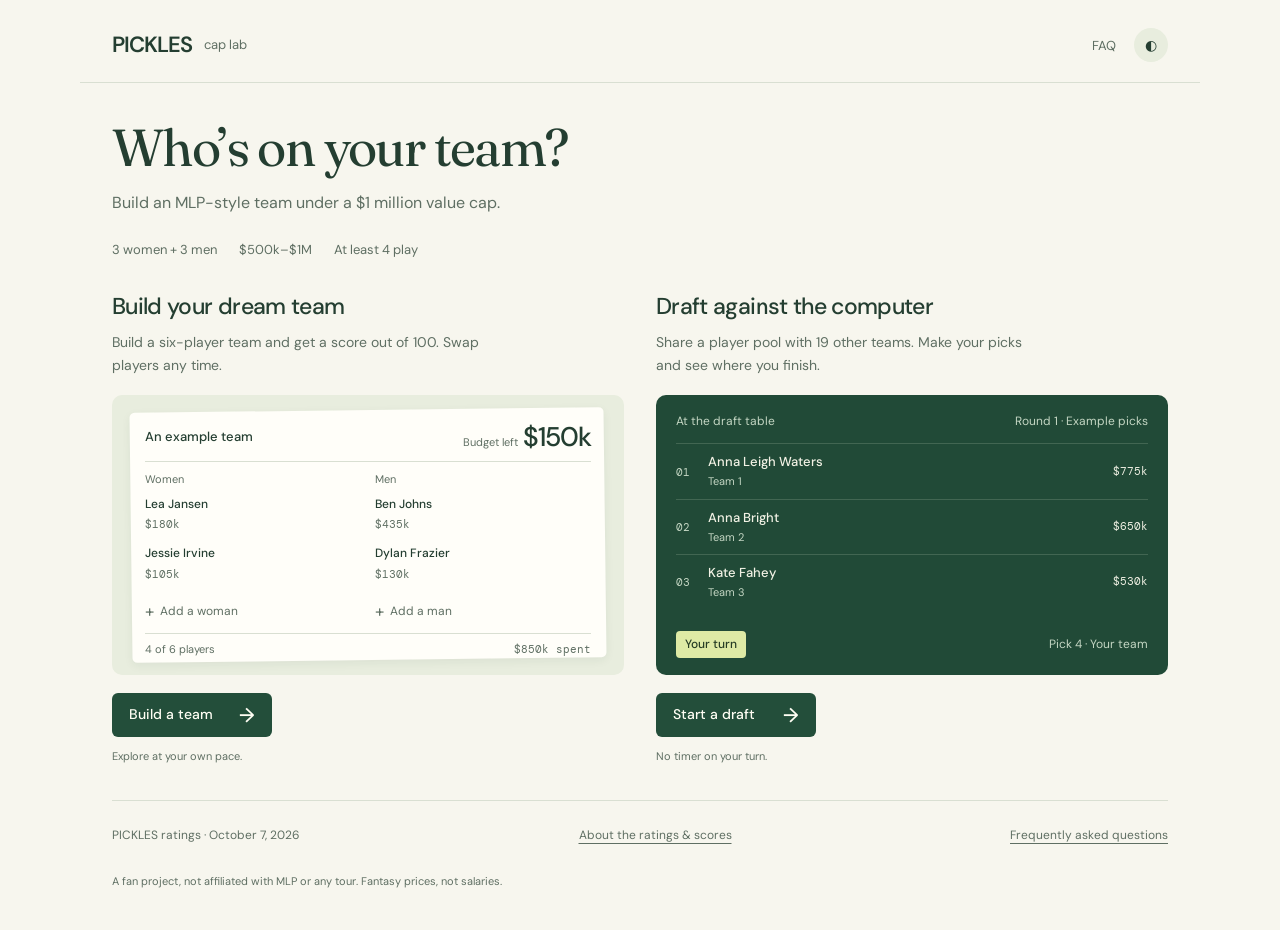
<file: index.html>
<!doctype html>
<html lang="en"><head><meta charset="utf-8"><meta name="viewport" content="width=device-width,initial-scale=1"><meta name="description" content="Build your dream pickleball team or draft against 19 computer teams. Three women, three men and a $1 million budget."><title>PICKLES · Pick your team</title><meta property="og:title" content="PICKLES Cap Lab · Pick your team"><meta property="og:description" content="Build your dream pickleball team or draft against 19 computer teams. Three women, three men and a $1 million budget."><meta property="og:image" content="https://chad-murphy-data.github.io/pickles-cap-lab/share-preview.png?v=plain-copy-20261019"><meta name="twitter:card" content="summary_large_image"><link rel="icon" href="data:image/svg+xml,%3Csvg xmlns='http://www.w3.org/2000/svg' viewBox='0 0 16 16'%3E%3Ccircle cx='8' cy='8' r='7' fill='%23d9f154'/%3E%3Ccircle cx='5.5' cy='6' r='1.3' fill='%2316321e'/%3E%3Ccircle cx='10.5' cy='6' r='1.3' fill='%2316321e'/%3E%3Ccircle cx='8' cy='10.5' r='1.3' fill='%2316321e'/%3E%3C/svg%3E"><link rel="stylesheet" href="club.css?v=club-20261019c"><link rel="stylesheet" href="home.css?v=mode-order-20261019"><link rel="canonical" href="https://chad-murphy-data.github.io/pickles-cap-lab/"><meta property="og:url" content="https://chad-murphy-data.github.io/pickles-cap-lab/"></head>
<body class="home-page"><div id="pickleball-clubhouse" class="club-home">
 <header class="club-header">
  <a class="club-brand" href="index.html" aria-label="PICKLES Cap Lab home">PICKLES<span class="club-brand-sub">cap lab</span></a>
  <div class="club-header-right"><a class="club-quiet" href="faq.html">FAQ</a><button class="club-theme cursor-interaction" type="button" id="theme" aria-label="Toggle dark mode">◐</button></div>
 </header>
 <main class="club-main">
  <section id="club-landing">
   <div class="club-intro"><h1>Who’s on your team?</h1><p>Build an MLP-style team under a $1 million value cap.</p></div>
   <div class="club-rules" aria-label="Roster rules"><span>3 women + 3 men</span><span>$500k–$1M</span><span>At least 4 play</span></div>
   <nav class="home-quick-modes" aria-label="Choose how to play"><a href="build.html">Build a team →</a><a href="draft.html">Start a draft →</a></nav><div class="club-options">
    <section class="club-option" aria-labelledby="club-build-heading">
     <div class="club-option-copy"><h2 id="club-build-heading">Build your dream team</h2><p>Build a six-player team and get a score out of 100. Swap players any time.</p></div>
     <div class="club-preview club-builder-preview" id="club-build-preview" aria-label="Unfinished example team: Ben Johns, Lea Jansen, Jessie Irvine and Dylan Frazier; two open spots and 150 thousand dollars left">
      <div class="club-team-sheet">
       <div class="club-preview-heading"><span class="club-preview-title">An example team</span><span class="club-team-score">Budget left <strong>$150k</strong></span></div>
       <div class="club-roster-columns">
        <div><div class="club-gender-label">Women</div><div class="club-player"><span class="club-player-name">Lea Jansen</span><span class="club-money">$180k</span></div><div class="club-player"><span class="club-player-name">Jessie Irvine</span><span class="club-money">$105k</span></div><div class="club-player-open"><span class="club-plus" aria-hidden="true">+</span>Add a woman</div></div>
        <div><div class="club-gender-label">Men</div><div class="club-player"><span class="club-player-name">Ben Johns</span><span class="club-money">$435k</span></div><div class="club-player"><span class="club-player-name">Dylan Frazier</span><span class="club-money">$130k</span></div><div class="club-player-open"><span class="club-plus" aria-hidden="true">+</span>Add a man</div></div>
       </div>
       <div class="club-preview-foot"><span>4 of 6 players</span><span class="club-money">$850k spent</span></div>
      </div>
     </div>
     <a class="club-action" href="build.html">Build a team<span class="club-arrow" aria-hidden="true">→</span></a><div class="club-small-note">Explore at your own pace.</div>
    </section>
    <section class="club-option" aria-labelledby="club-draft-heading">
     <div class="club-option-copy"><h2 id="club-draft-heading">Draft against the computer</h2><p>Share a player pool with 19 other teams. Make your picks and see where you finish.</p></div>
     <div class="club-preview club-board-preview" id="club-draft-preview" aria-label="Example first round of a draft: Waters, Bright and Fahey selected, your team picks fourth">
      <div class="club-board-top"><span>At the draft table</span><span>Round 1 · Example picks</span></div>
      <div class="club-draft-pick"><span class="club-pick-number">01</span><span class="club-draft-name">Anna Leigh Waters<span class="club-draft-team">Team 1</span></span><span class="club-money">$775k</span></div>
      <div class="club-draft-pick"><span class="club-pick-number">02</span><span class="club-draft-name">Anna Bright<span class="club-draft-team">Team 2</span></span><span class="club-money">$650k</span></div>
      <div class="club-draft-pick"><span class="club-pick-number">03</span><span class="club-draft-name">Kate Fahey<span class="club-draft-team">Team 3</span></span><span class="club-money">$530k</span></div>
      <div class="club-next-pick"><span>Your turn</span><span>Pick 4 · Your team</span></div>
     </div>
     <a class="club-action" href="draft.html">Start a draft<span class="club-arrow" aria-hidden="true">→</span></a><div class="club-small-note">No timer on your turn.</div>
    </section>
   </div>
   <footer class="club-bottom"><span>PICKLES ratings · October 7, 2026</span><a class="club-quiet" href="faq.html#ratings">About the ratings &amp; scores</a><a class="club-quiet" href="faq.html">Frequently asked questions</a></footer><p class="club-home-foot">A fan project, not affiliated with MLP or any tour. Fantasy prices, not salaries.</p>
  </section>
 </main>
</div><noscript><p class="wrap">Choose either mode above. JavaScript is needed to build a team or play a draft.</p></noscript><script type="module" src="home.js?v=club-20261019"></script></body></html>
</file>
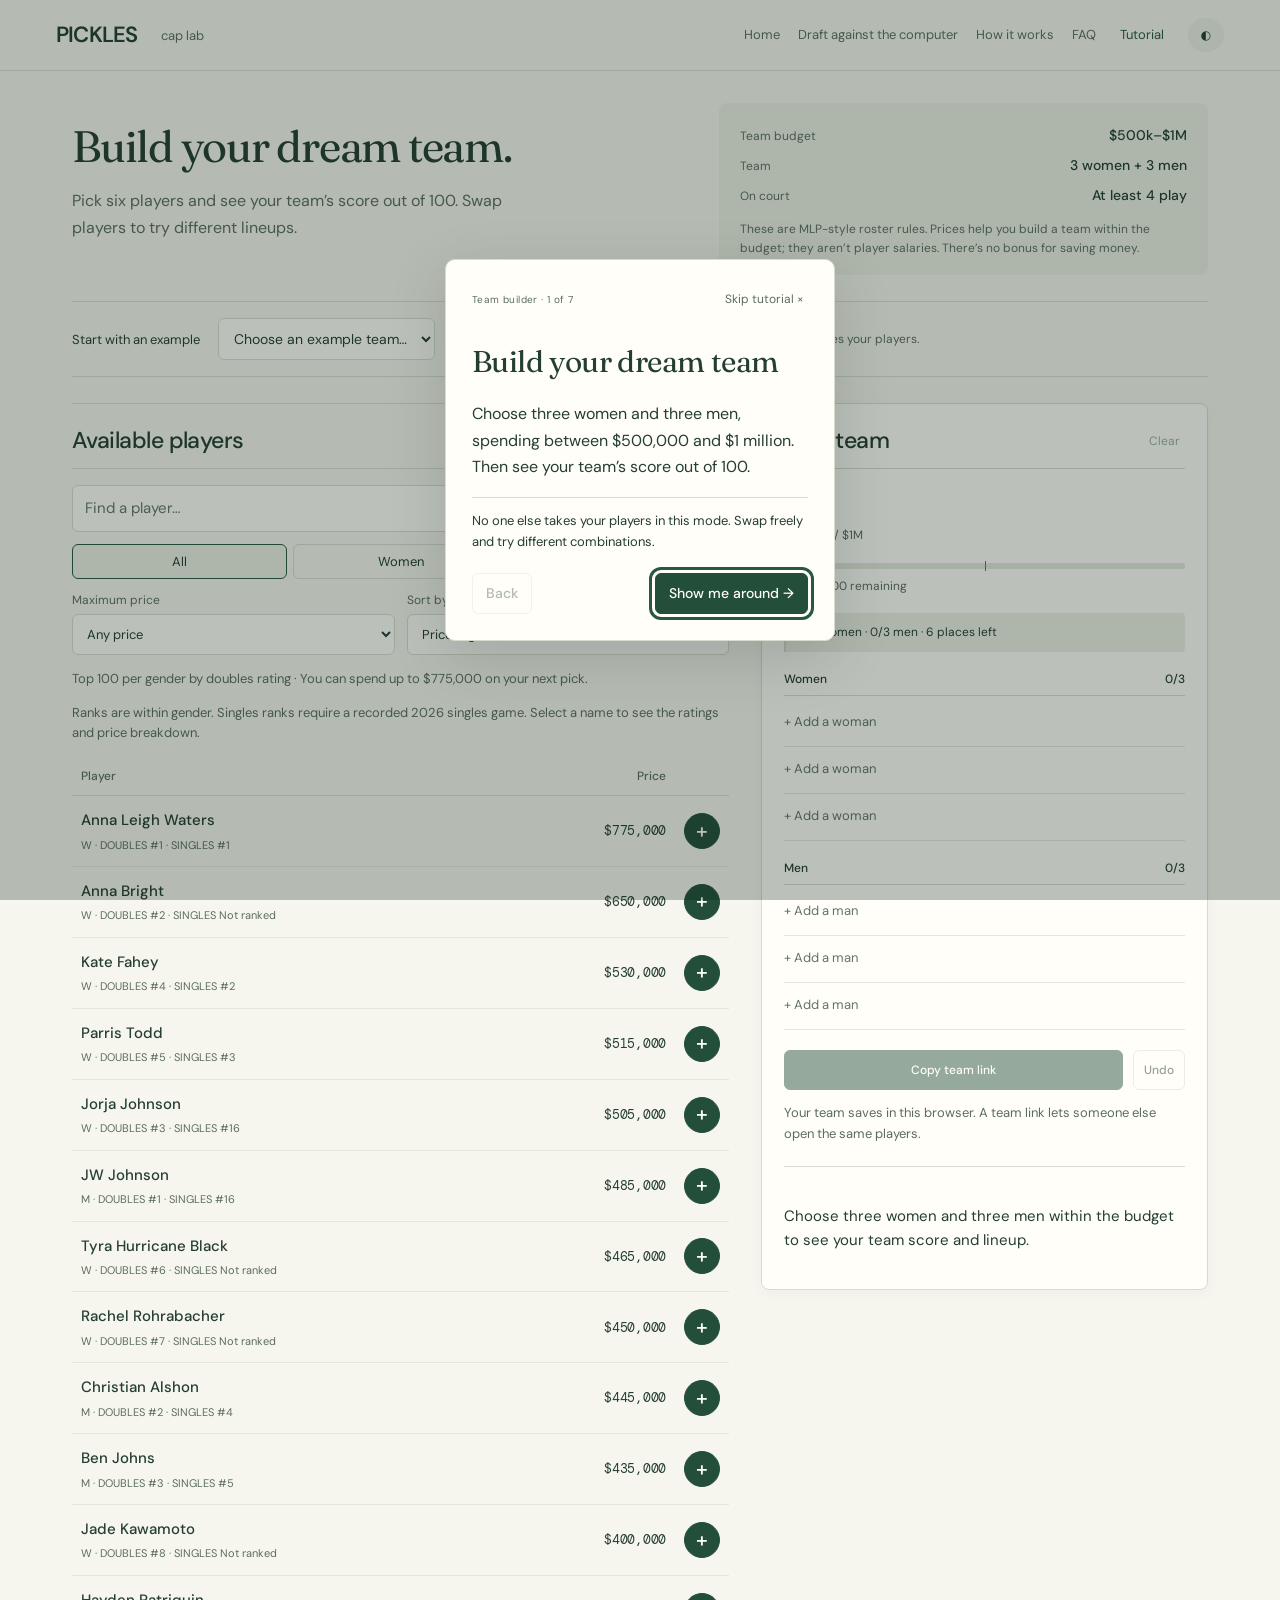
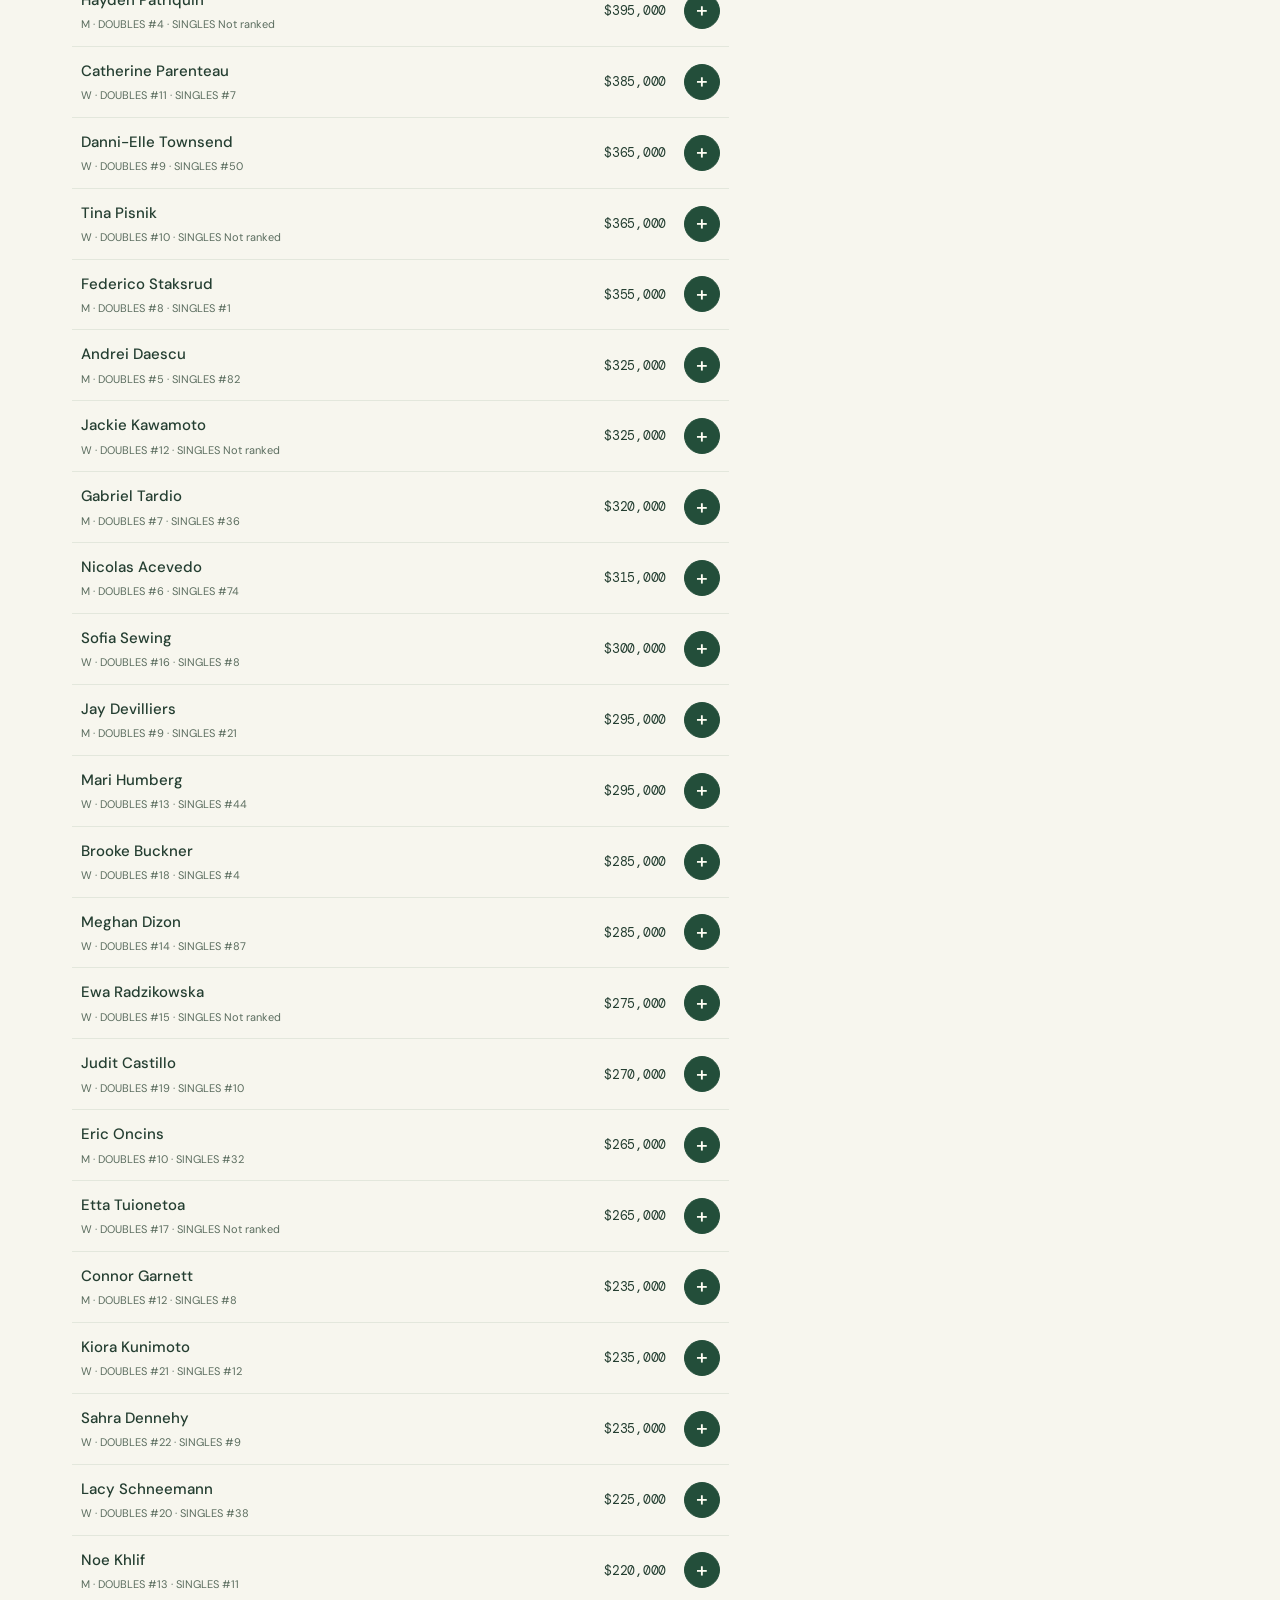
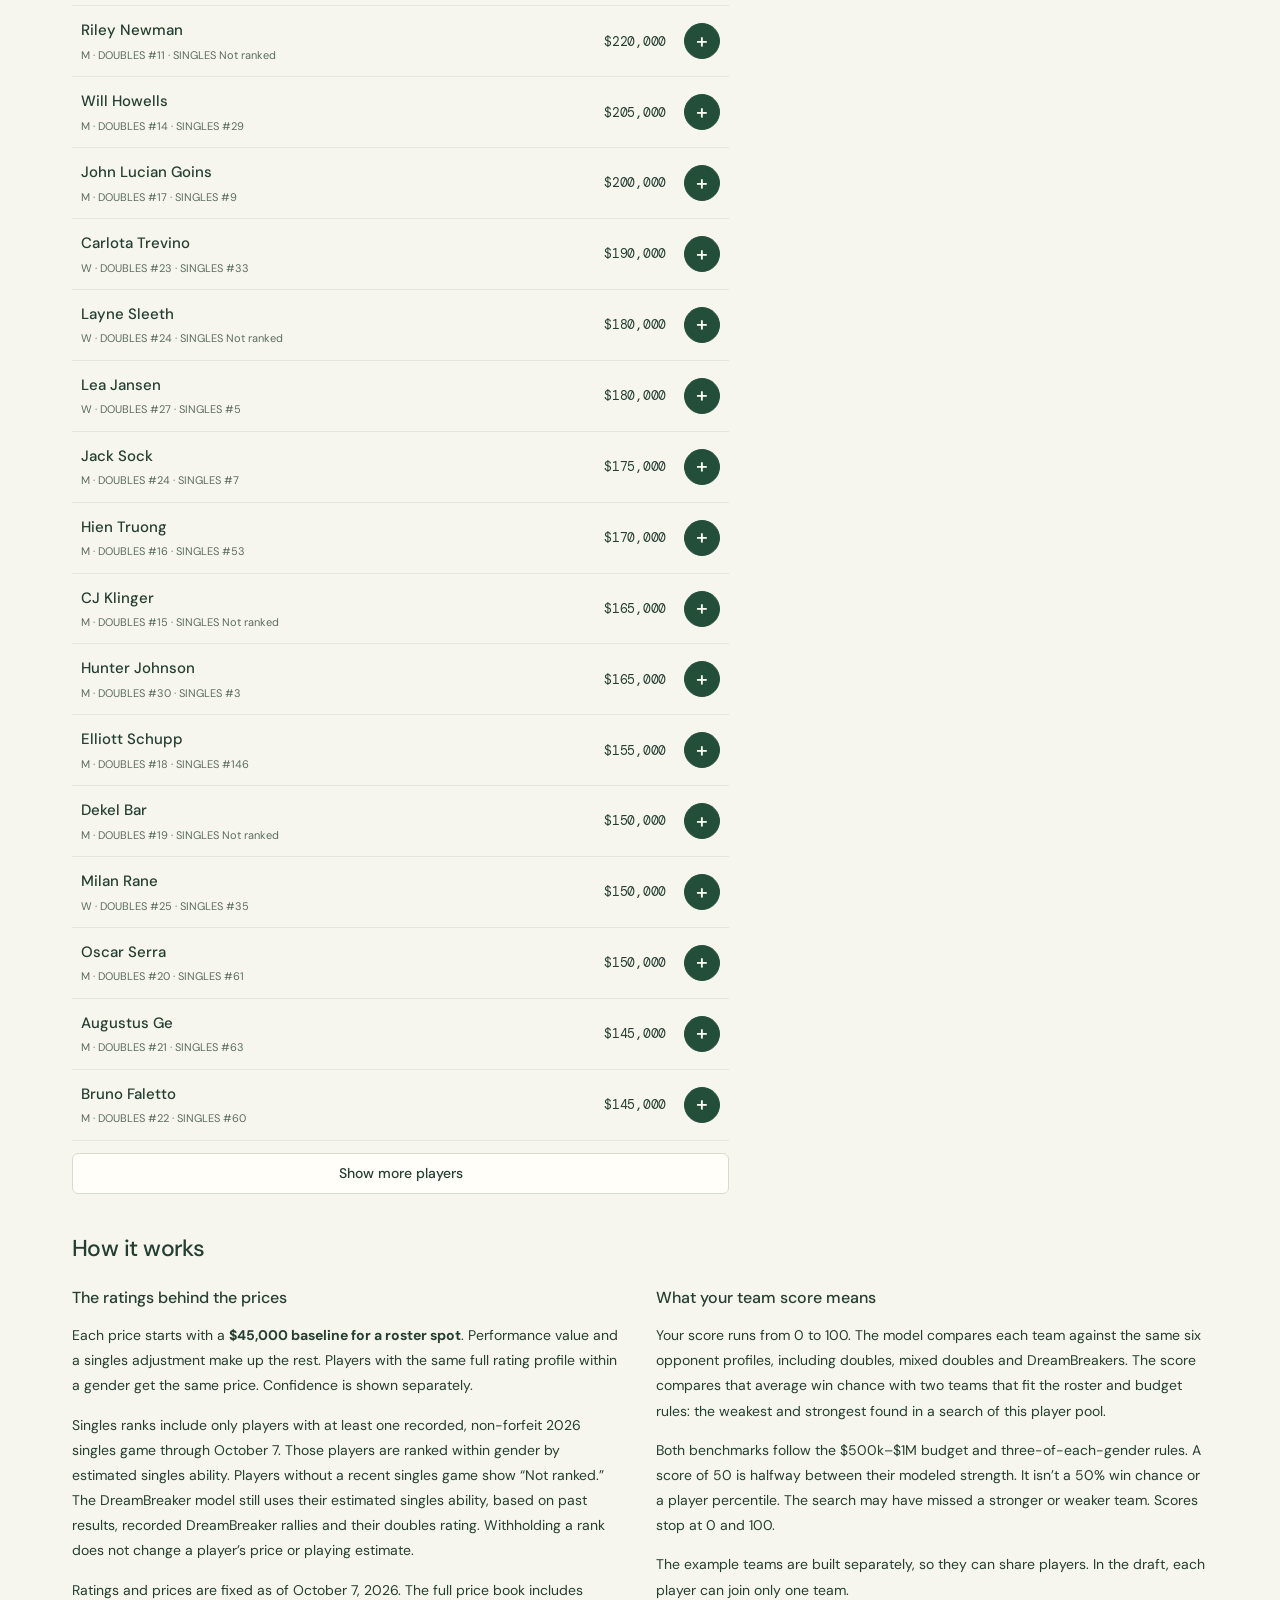
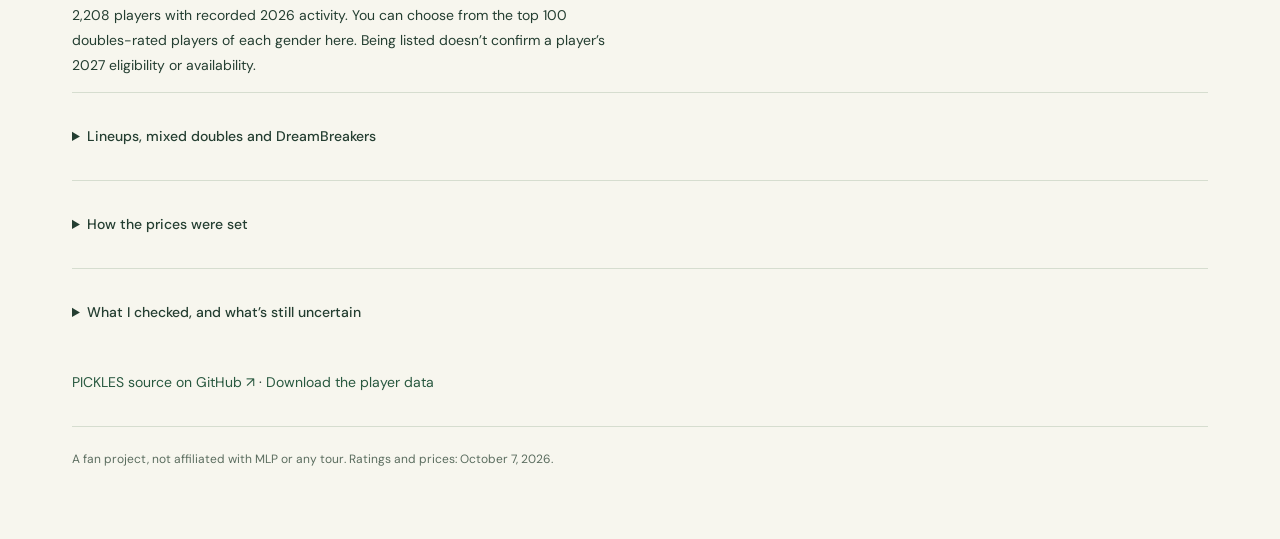
<file: build.html>
<!doctype html>
<html lang="en"><head><meta charset="utf-8"><meta name="viewport" content="width=device-width,initial-scale=1"><meta name="description" content="Build your own six-player pickleball team under a $1M cap. Explore PICKLES-based player valuations and modeled lineups."><title>PICKLES · Build a team</title><meta property="og:title" content="PICKLES Cap Lab · Build your team"><meta property="og:description" content="Build an MLP-style team with three women, three men and a $1 million budget. Try different combinations and compare the lineups."><meta property="og:image" content="https://chad-murphy-data.github.io/pickles-cap-lab/share-preview.png?v=plain-copy-20261019"><meta name="twitter:card" content="summary_large_image"><link rel="stylesheet" href="pickles.css?v=club-20261019"><link rel="stylesheet" href="app.css?v=club-20261019"><link rel="icon" href="data:image/svg+xml,%3Csvg xmlns='http://www.w3.org/2000/svg' viewBox='0 0 16 16'%3E%3Ccircle cx='8' cy='8' r='7' fill='%23d9f154'/%3E%3Ccircle cx='5.5' cy='6' r='1.3' fill='%2316321e'/%3E%3Ccircle cx='10.5' cy='6' r='1.3' fill='%2316321e'/%3E%3Ccircle cx='8' cy='10.5' r='1.3' fill='%2316321e'/%3E%3C/svg%3E"><link rel="stylesheet" href="club.css?v=final-qa-20261019"><link rel="canonical" href="https://chad-murphy-data.github.io/pickles-cap-lab/build.html"><meta property="og:url" content="https://chad-murphy-data.github.io/pickles-cap-lab/build.html"></head>
<body class="builder-page"><header class="site"><div class="wrap"><span class="brand"><a href="index.html">PICKLES</a></span><span class="mono">cap lab</span><nav><a href="index.html">Home</a><a href="draft.html">Draft against the computer</a><a href="#methods">How it works</a><a href="faq.html">FAQ</a></nav><button id="tour-help" class="textbutton" type="button" aria-haspopup="dialog" aria-controls="builder-tour">Tutorial</button><button id="theme" aria-label="Toggle dark mode">◐</button></div></header>
<main class="wrap"><section class="intro"><div><h1>Build your dream team.</h1><p class="lede">Pick six players and see your team’s score out of 100. Swap players to try different lineups.</p></div><div class="rules"><div><span>Team budget</span><strong>$500k–$1M</strong></div><div><span>Team</span><strong>3 women + 3 men</strong></div><div><span>On court</span><strong>At least 4 play</strong></div><p>These are MLP-style roster rules. Prices help you build a team within the budget; they aren’t player salaries. There’s no bonus for saving money.</p></div></section>
<div id="notice" role="status" aria-live="polite"></div>
<section class="examples"><label for="preset">Start with an example</label><select id="preset"><option value="">Choose an example team…</option></select><a href="draft.html">Try a draft with 19 computer teams →</a><span>No draft order. No one takes your players.</span></section>
<div id="builder" class="builder"><section class="market" aria-labelledby="market-title"><div class="sectionhead"><h2 id="market-title">Available players</h2><span id="pool-count" class="mono"></span></div><div class="filters"><label class="search"><span class="sr-only">Search players</span><input id="search" type="search" placeholder="Find a player…" autocomplete="off"></label><div class="gender" role="group" aria-label="Filter by gender"><button data-gender="all" aria-pressed="true">All</button><button data-gender="F" aria-pressed="false">Women</button><button data-gender="M" aria-pressed="false">Men</button></div><label>Maximum price<select id="ceiling"><option value="1000000">Any price</option><option value="500000">$500k</option><option value="250000">$250k</option><option value="150000">$150k</option><option value="100000">$100k</option><option value="45000">$45k only</option></select></label><label>Sort by<select id="sort"><option value="price-desc">Price: high to low</option><option value="price-asc">Price: low to high</option><option value="doubles">Doubles rank</option><option value="singles">Singles rank</option><option value="name">Name</option></select></label></div>
<p id="market-note" class="note" aria-live="polite">The list shows the top 100 doubles-rated players of each gender who fit your remaining budget.</p><p class="note">Ranks are within gender. Singles ranks require a recorded 2026 singles game. Select a name to see the ratings and price breakdown.</p><div class="tblwrap"><table class="players"><thead><tr><th>Player</th><th class="num">Price</th><th><span class="sr-only">Add player</span></th></tr></thead><tbody id="players"><tr><td colspan="3">Loading player pool…</td></tr></tbody></table></div><button id="more" class="wide" hidden>Show more players</button></section>
<aside class="team" aria-labelledby="team-title"><div class="sectionhead"><h2 id="team-title">Your team</h2><button id="clear" class="textbutton">Clear</button></div><a class="browse-link" href="#market-title">Browse players ↓</a><div class="budget"><span class="eyebrow">Spent</span><div><strong id="spent">$0</strong><span>/ $1M</span></div><div class="budgettrack"><span id="budgetbar"></span><i title="$500k minimum"></i></div><p id="budgetnote">$1,000,000 remaining</p></div><div class="teamstatus" id="teamstatus" aria-live="polite">Pick three women and three men.</div><div id="roster"></div><div class="actions"><button id="share" disabled>Copy team link</button><button id="undo" disabled>Undo</button></div><p id="share-feedback" class="note" role="status" hidden></p><p class="note">Your team saves in this browser. A team link lets someone else open the same players.</p><div id="assessment" class="assessment" aria-live="polite"><p>Choose three women and three men within the budget to see your team score and lineup.</p></div></aside></div>
<section id="methods" class="methods"><h2>How it works</h2><div class="methodgrid"><article><h3>The ratings behind the prices</h3><p>Each price starts with a <strong>$45,000 baseline for a roster spot</strong>. Performance value and a singles adjustment make up the rest. Players with the same full rating profile within a gender get the same price. Confidence is shown separately.</p><p>Singles ranks include only players with at least one recorded, non-forfeit 2026 singles game through October 7. Those players are ranked within gender by estimated singles ability. Players without a recent singles game show “Not ranked.” The DreamBreaker model still uses their estimated singles ability, based on past results, recorded DreamBreaker rallies and their doubles rating. Withholding a rank does not change a player’s price or playing estimate.</p><p>Ratings and prices are fixed as of October 7, 2026. The full price book includes 2,208 players with recorded 2026 activity. You can choose from the top 100 doubles-rated players of each gender here. Being listed doesn’t confirm a player’s 2027 eligibility or availability.</p></article><article><h3>What your team score means</h3><p>Your score runs from 0 to 100. The model compares each team against the same six opponent profiles, including doubles, mixed doubles and DreamBreakers. The score compares that average win chance with two teams that fit the roster and budget rules: the weakest and strongest found in a search of this player pool.</p><p>Both benchmarks follow the $500k–$1M budget and three-of-each-gender rules. A score of 50 is halfway between their modeled strength. It isn’t a 50% win chance or a player percentile. The search may have missed a stronger or weaker team. Scores stop at 0 and 100.</p><p>The example teams are built separately, so they can share players. In the draft, each player can join only one team.</p></article></div>
<details><summary>Lineups, mixed doubles and DreamBreakers</summary><p>The model selects the two highest doubles-rated players of each gender for doubles. It chooses mixed pairs by combined modeled pair strength and averages the two possible opposing mixed-pair orders. This gives a suggested lineup; it doesn’t test every possible tactical choice.</p><p>Matches include women’s doubles, men’s doubles and two mixed-doubles games, modeled as races to 11, win by two. A 2–2 split leads to a DreamBreaker. The best two singles profiles per gender play in M–M–F–F order, four rallies each, to 21, win by two. For this game, reserves for doubles can take part in the DreamBreaker.</p><p>The model uses a coefficient of 0.42 to convert singles-rating differences into DreamBreaker rally chances. That conversion still needs more validation against real matches. Men’s and women’s ratings are separate scales. Mixed doubles combines them using the PICKLES doubles convention.</p></details>
<details><summary>How the prices were set</summary><p>The model estimates what each player adds compared with players below the top 60 of the same gender, using the same set of test lineups. It uses one dollar scale for both genders. The largest contribution gets a $730,000 premium. Adding the $45,000 baseline puts Waters at $775,000, leaving room for five minimum-price players. Prices round down in $5,000 steps. This is a chosen scale for the roster budget, not an estimate of what a market would pay.</p><p>The singles adjustment accounts for singles ability above or below what the model expects at that doubles level. Performance value already includes that expected singles contribution. Select a player’s name to see the breakdown.</p></details>
<details><summary>What I checked, and what’s still uncertain</summary><p>I tested three drafts with the 20 most expensive players picked in round one. In each draft, 19 of the 20 teams had predicted round-robin win rates between 45% and 55%. Waters’ team was the only one above 55%. Unseeded drafts sometimes left Fahey and Todd undrafted. Those runs show that the prices allow competitive teams. They don’t tell us what real owners would pay.</p><p>These checks confirm the calculations and draft rules. They don’t tell us how well the model predicts real matches. It doesn’t directly account for chemistry, injuries, availability, tactical matchups or fatigue. Small differences in predicted results may not carry over to real matches.</p></details>
<p><a href="https://github.com/chad-murphy-data/pickleball" target="_blank" rel="noreferrer">PICKLES source on GitHub ↗</a> · <a href="data.json" download="pickles-cap-lab-data.json">Download the player data</a></p></section>
<footer class="site">A fan project, not affiliated with MLP or any tour. Ratings and prices: October 7, 2026.</footer></main>
<dialog id="player-dialog" aria-labelledby="dialog-title"><button id="close-dialog" class="close" aria-label="Close player details">×</button><div id="player-detail"></div></dialog><dialog id="builder-tour" class="draft-tour" aria-labelledby="tour-title" aria-describedby="tour-copy"><div class="tour-top"><span id="tour-progress" class="eyebrow"></span><button id="tour-skip" type="button">Skip tutorial ×</button></div><h2 id="tour-title"></h2><p id="tour-copy"></p><p id="tour-footnote" class="tour-footnote"></p><p id="tour-faq" class="tour-faq" hidden><a href="faq.html" target="_blank" rel="noopener" aria-label="Read the FAQ (opens in a new tab)">Read the FAQ ↗</a></p><div class="tour-actions"><button id="tour-back" type="button">Back</button><button id="tour-next" type="button"></button></div></dialog><noscript><p>This team builder needs JavaScript. The player snapshot is available through the download link.</p></noscript><script type="module" src="app.js?v=plain-copy-20261019"></script></body></html>
</file>
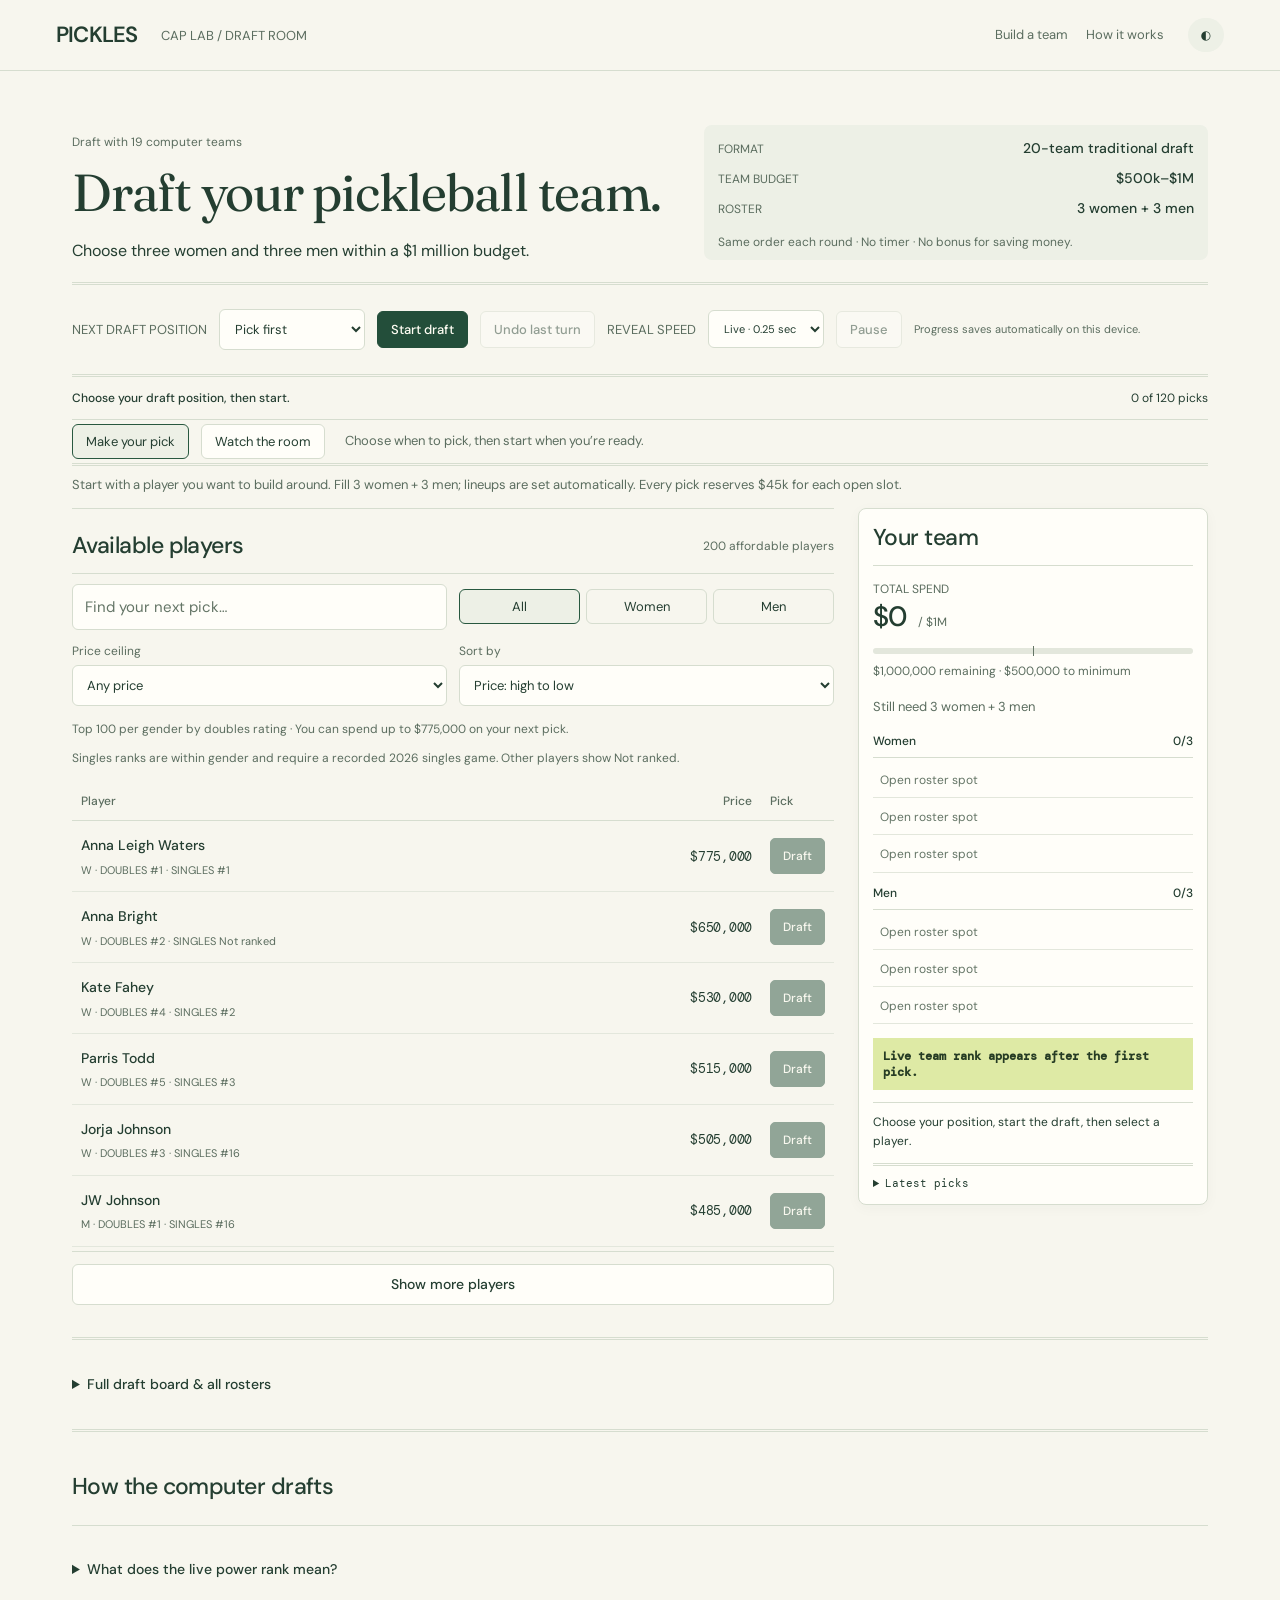
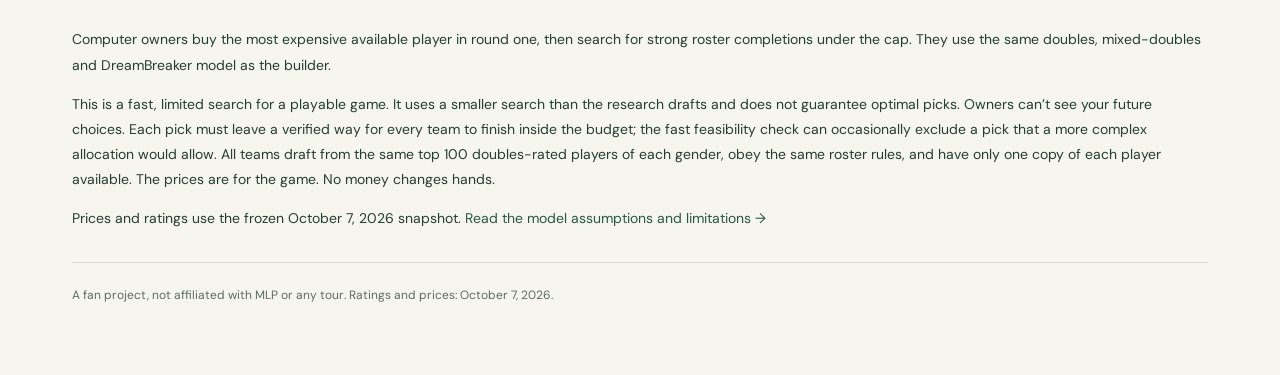
<file: classic.html>
<!doctype html><html lang="en"><head><meta charset="utf-8"><meta name="viewport" content="width=device-width,initial-scale=1"><title>PICKLES · Draft room</title><meta name="description" content="Draft a six-player pickleball team against 19 computer owners under a $1M cap."><link rel="stylesheet" href="pickles.css"><link rel="stylesheet" href="app.css"><link rel="stylesheet" href="draft.css"><link rel="stylesheet" href="club.css?v=club-20261019c"><link rel="canonical" href="https://chad-murphy-data.github.io/pickles-cap-lab/classic.html"><meta property="og:url" content="https://chad-murphy-data.github.io/pickles-cap-lab/classic.html"></head><body>
<header class="site"><div class="wrap"><span class="brand">PICKLES</span><span class="mono">CAP LAB / DRAFT ROOM</span><nav><a href="build.html">Build a team</a><a href="build.html#methods">How it works</a></nav><button id="theme" aria-label="Toggle dark mode">◐</button></div></header>
<main class="wrap" id="draft-main"><section class="intro"><div><p class="eyebrow">Draft with 19 computer teams</p><h1>Draft your pickleball team.</h1><p class="lede">Choose three women and three men within a $1 million budget.</p></div><div class="rules"><div><span>FORMAT</span><strong>20-team traditional draft</strong></div><div><span>TEAM BUDGET</span><strong>$500k–$1M</strong></div><div><span>ROSTER</span><strong>3 women + 3 men</strong></div><p>Same order each round · No timer · No bonus for saving money.</p></div></section>

<div id="draft-workspace" class="draft-workspace">
<details id="draft-settings" class="draft-settings" open><summary>Draft settings &amp; undo</summary><div class="draft-controls"><label for="seat">NEXT DRAFT POSITION</label><select id="seat"></select><button id="start" disabled>Start draft</button><button id="undo-draft" disabled>Undo last turn</button><label for="pace">REVEAL SPEED</label><select id="pace"><option value="250">Live · 0.25 sec</option><option value="1000">Watch · 1 sec</option><option value="0">Instant</option></select><button id="pause" disabled>Pause</button><span class="note">Progress saves automatically on this device.</span></div></details>
<div class="room-top"><div id="draft-status" class="draft-status" role="status" aria-live="polite">Loading the player pool…</div><span id="pick-counter" class="mono">0 / 120 PICKS</span></div>
<div class="room-nav" role="group" aria-label="Draft view"><button id="view-pick" aria-pressed="true" aria-controls="draft-builder">Make your pick</button><button id="view-room" aria-pressed="false" aria-controls="draft-theater">Watch the room</button><span id="view-hint">Choose a position and start. Then click Draft beside a player.</span><a id="your-turn-link" class="turn-link" href="#draft-market" hidden>Your turn →</a></div>
<p id="draft-guide" class="draft-guide">Start with a player you want to build around. Fill 3 women + 3 men; lineups are set automatically. Every pick reserves $45k for each open slot.</p>
</div>
<section id="draft-theater" hidden class="draft-theater" aria-label="Live draft room">

<div id="pick-reveal" class="pick-reveal" aria-live="polite"><p class="eyebrow">DRAFT ROOM</p><strong>Follow the other teams’ picks.</strong><span>The board and team rankings update after each pick.</span></div>
<div class="room-columns"><section class="grid-panel" aria-labelledby="grid-title"><div class="sectionhead"><h2 id="grid-title">Draft board</h2><span id="board-round-label" class="mono">SIX ROUNDS</span></div><label class="mobile-round" for="board-round">View round<select id="board-round"><option value="auto">Latest round</option><option value="1">Round 1</option><option value="2">Round 2</option><option value="3">Round 3</option><option value="4">Round 4</option><option value="5">Round 5</option><option value="6">Round 6</option></select></label><div id="grid-scroll" class="grid-scroll" tabindex="0" aria-label="Draft board, twenty teams and six rounds"><table class="draft-grid"><thead id="grid-head"></thead><tbody id="live-board"></tbody></table></div></section>
<aside class="power-panel" aria-labelledby="power-title"><div class="sectionhead"><h2 id="power-title">Live power rank</h2><span id="power-label" class="mono">PROVISIONAL</span></div><div id="your-power" class="your-power">Your team’s position will appear here.</div><div class="power-scroll"><table class="power-table"><thead><tr><th>#</th><th>Team / picks</th><th class="num">Win %</th></tr></thead><tbody id="power-ranks"></tbody></table></div><p id="power-note" class="note">Strength so far. Empty slots use the same replacement profiles for every team.</p></aside></div></section>
<div id="draft-error" role="alert"></div>
<div class="builder" id="draft-builder"><section id="draft-market" class="market"><div class="sectionhead"><h2>Available players</h2><span id="pool-count" class="mono"></span></div><div class="filters"><label class="search"><span class="sr-only">Search players</span><input id="search" type="search" placeholder="Find your next pick…"></label><div class="gender" role="group" aria-label="Filter by gender"><button data-gender="all" aria-pressed="true">All</button><button data-gender="F" aria-pressed="false">Women</button><button data-gender="M" aria-pressed="false">Men</button></div><label>Price ceiling<select id="ceiling"><option value="1000000">Any price</option><option value="250000">$250k</option><option value="150000">$150k</option><option value="100000">$100k</option><option value="45000">$45k only</option></select></label><label>Sort by<select id="sort"><option value="price">Price: high to low</option><option value="doubles">Doubles rank</option><option value="singles">Singles rank</option><option value="name">Name</option></select></label></div><p id="market-note" class="note" aria-live="polite">Top 100 per gender by doubles rating. Only affordable players appear.</p><p class="note">Singles ranks are within gender and require a recorded 2026 singles game. Other players show Not ranked.</p><button id="reset-filters" class="textbutton" hidden>Clear filters</button><div class="tblwrap player-scroll" tabindex="0" aria-label="Available players"><table class="players"><thead><tr><th>Player</th><th class="num">Price</th><th>Pick</th></tr></thead><tbody id="players"></tbody></table></div><button id="more" class="wide" hidden>Show more players</button></section>
<aside class="team"><div class="sectionhead"><h2>Your team</h2><span id="your-seat" class="mono"></span></div><div class="budget"><span class="eyebrow">TOTAL SPEND</span><div><strong id="spent">$0</strong><span>/ $1M</span></div><div class="budgettrack"><span id="budgetbar"></span><i title="$500k minimum"></i></div><p id="budgetnote">$1,000,000 remaining</p></div><p id="roster-needs" class="roster-needs"></p><button id="toggle-roster" class="roster-toggle" aria-expanded="false" aria-controls="roster">Show roster</button><div id="roster"></div><div id="team-power" class="team-power"></div><div id="assessment" class="assessment">Your players will appear here.</div><a id="open-team" class="cta" hidden>Open team in builder ↗</a><details class="pick-feed"><summary>Latest picks</summary><ol id="picks"><li>The room is ready.</li></ol></details></aside></div>
<section id="results" hidden><h2>Final league standings</h2><p>Each team plays each of the other 19 teams in the model. These are expected win rates, not random simulated results or championship odds. Mixed doubles and DreamBreakers are included.</p><div class="tblwrap"><table><thead><tr><th>#</th><th>Team</th><th class="num">Spend</th><th class="num">Win rate</th></tr></thead><tbody id="standings"></tbody></table></div></section>
<details class="draft-board"><summary>Full draft board &amp; all rosters</summary><div id="board" class="board-grid"></div></details>
<section class="methods"><h2>How the computer drafts</h2><details><summary>What does the live power rank mean?</summary><p>It compares the 20 rosters as they stand after each pick, including mixed doubles and DreamBreakers. Each empty roster spot gets an anonymous profile with the same gender’s median doubles and singles ratings among doubles ranks 61–100. These placeholders are identical across teams; their two median ratings need not describe one real player.</p><p>It measures strength so far. It does not anticipate future picks, spending or roster availability, and the placeholder rosters need not meet the budget rules. When all rosters are complete, the same calculation produces the final modeled round-robin win rates.</p></details><p>Computer owners buy the most expensive available player in round one, then search for strong roster completions under the cap. They use the same doubles, mixed-doubles and DreamBreaker model as the builder.</p><p>This is a fast, limited search for a playable game. It uses a smaller search than the research drafts and does not guarantee optimal picks. Owners can’t see your future choices. Each pick must leave a verified way for every team to finish inside the budget; the fast feasibility check can occasionally exclude a pick that a more complex allocation would allow. All teams draft from the same top 100 doubles-rated players of each gender, obey the same roster rules, and have only one copy of each player available. The prices are for the game. No money changes hands.</p><p>Prices and ratings use the frozen October 7, 2026 snapshot. <a href="build.html#methods">Read the model assumptions and limitations →</a></p></section><footer class="site">A fan project, not affiliated with MLP or any tour. Ratings and prices: October 7, 2026.</footer></main><script type="module" src="draft.js?v=plain-copy-20261019"></script></body></html>
</file>
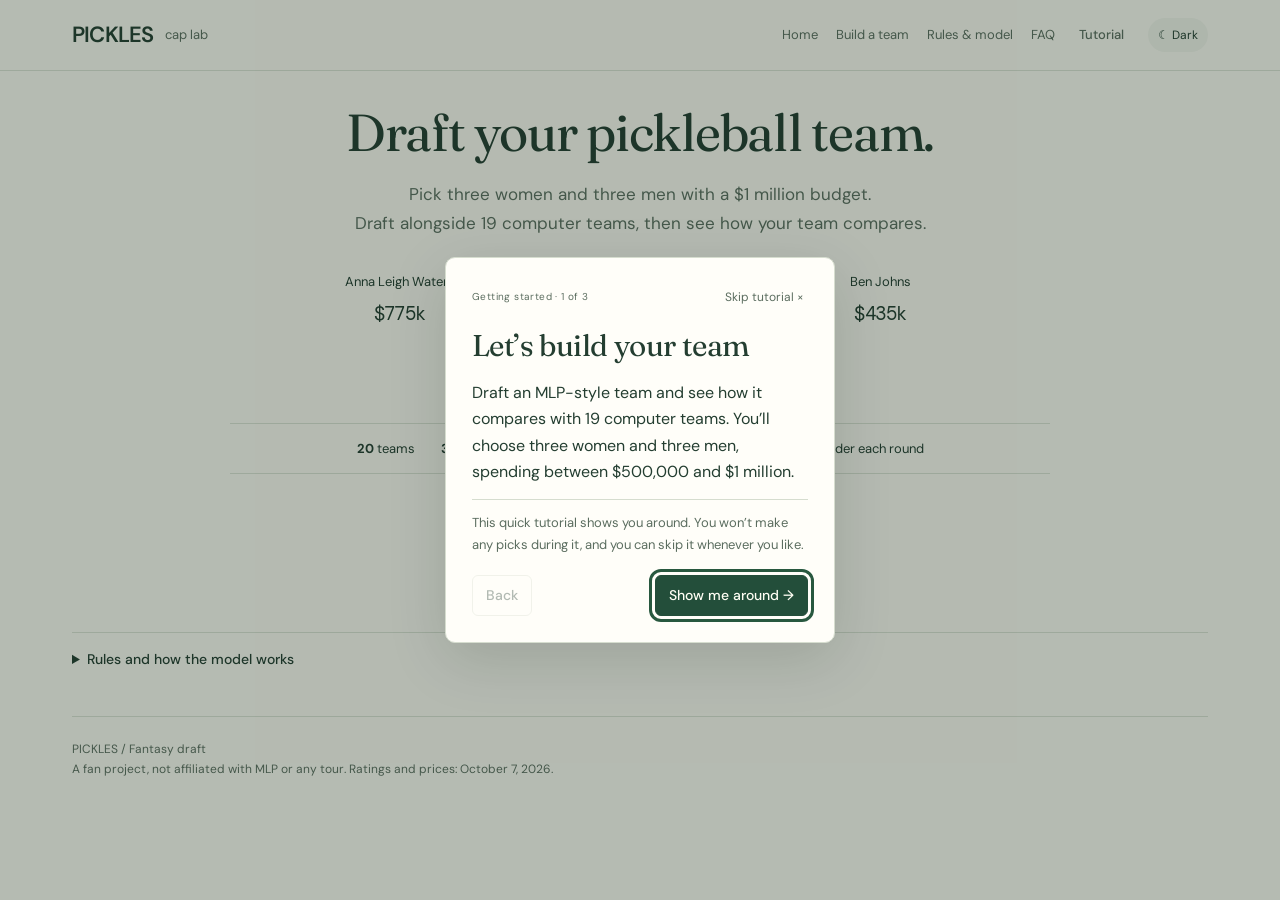
<file: desk.html>
<!doctype html><html lang="en"><head><meta charset="utf-8"><meta name="viewport" content="width=device-width,initial-scale=1"><title>PICKLES · Draft your team</title><meta name="description" content="Draft an MLP-style pickleball team with a $1 million budget, then see how it compares with 19 computer teams."><link rel="icon" href="favicon.svg"><link rel="canonical" href="https://chad-murphy-data.github.io/pickles-cap-lab/draft.html"><meta property="og:type" content="website"><meta property="og:title" content="PICKLES · Draft your pickleball team"><meta property="og:description" content="Pick three women and three men with a $1 million budget. Draft alongside 19 computer teams and see how your team compares."><meta property="og:url" content="https://chad-murphy-data.github.io/pickles-cap-lab/draft.html"><meta property="og:image" content="https://chad-murphy-data.github.io/pickles-cap-lab/share-preview.png?v=plain-copy-20261019"><meta property="og:image:width" content="1200"><meta property="og:image:height" content="630"><meta name="twitter:card" content="summary_large_image"><link rel="stylesheet" href="desk.css?v=club-20261019"><link rel="stylesheet" href="club.css?v=follow-draft-20261019"></head><body data-edition="desk"><script>try{if(JSON.parse(localStorage.getItem("cap-lab-desk-v3")||"null")?.state)document.documentElement.classList.add("restoring-draft")}catch{}</script>
<header class="masthead"><div class="wrap"><a class="wordmark" href="index.html"><b>PICKLES</b><span>cap lab</span></a><nav><a href="index.html">Home</a><a href="build.html">Build a team</a><a href="#desk-methods">Rules &amp; model</a><a href="faq.html">FAQ</a></nav><button id="tour-help" type="button" aria-haspopup="dialog" aria-controls="draft-tour">Tutorial</button><button id="theme" aria-label="Toggle dark mode">◐</button></div></header>
<main class="wrap" id="draft-main"><section class="intro"><h1>Draft your pickleball team.</h1><p class="lobby-copy">Pick three women and three men with a $1 million budget.<br>Draft alongside 19 computer teams, then see how your team compares.</p><div class="lobby-examples"><div><span>Anna Leigh Waters</span><b>$775k</b></div><div><span>Anna Bright</span><b>$650k</b></div><div><span>Ben Johns</span><b>$435k</b></div></div><p class="lobby-note">Start with a player you like. There’s no timer on your turn.</p><button id="tour-welcome" class="textbutton tutorial-link" type="button" aria-haspopup="dialog" aria-controls="draft-tour">Take a quick tutorial →</button></section><div class="rules-strip"><span><b>20</b> teams</span><span><b>3W + 3M</b> per team</span><span><b>$500k–$1M</b> budget</span><span><b>6</b> rounds · same order each round</span></div>
<div id="draft-workspace" class="draft-workspace"><details id="draft-settings" class="draft-settings" open><summary>Draft settings</summary><div class="draft-controls"><label for="seat">Draft position</label><select id="seat"></select><button id="start" disabled>Start draft</button><button id="undo-draft" disabled>Undo last turn</button><label for="pace">Pick speed</label><select id="pace"><option value="500">Every 0.5 seconds</option><option value="1000">Every second</option><option value="0">Instant</option></select><button id="pause" disabled>Pause</button><span class="note">Your draft saves here, so you can come back later.</span></div></details>
<div class="room-top"><div id="draft-status" class="draft-status" role="status" aria-live="polite">Loading the player pool…</div><span id="pick-counter" class="mono">0 / 120 PICKS</span></div>
<div class="room-nav" role="group" aria-label="Draft view"><button id="view-room" aria-pressed="false" aria-controls="draft-theater">Draft board</button><button id="view-pick" aria-pressed="true" aria-controls="draft-builder">Available players</button><span id="view-hint">Choose when to pick, then start when you’re ready.</span><a id="your-turn-link" class="turn-link" href="#draft-market" hidden>Your pick →</a></div><p id="draft-guide" class="draft-guide">Pick first or try a random position. There’s no timer on your turn.</p></div>
<noscript><p class="no-script">JavaScript is needed to run the draft. Enable it to load players and make your picks.</p></noscript><div id="draft-error" role="alert"></div><div class="hq-floor"><aside class="team"><p class="eyebrow franchise-tag">Your team</p><div class="sectionhead"><h2>Your team</h2><span id="your-seat" class="mono"></span></div><div class="budget"><span class="eyebrow">Budget left</span><strong id="desk-remaining">$1,000,000</strong><div class="committed"><span>Spent</span><strong id="spent">$0</strong><span>/ $1M</span></div><div class="budgettrack"><span id="budgetbar"></span><i title="$500k minimum"></i></div><p id="budgetnote">$1,000,000 remaining</p></div><p id="roster-needs" class="roster-needs"></p><button id="toggle-roster" class="roster-toggle" aria-expanded="false" aria-controls="roster">Show roster</button><div id="roster"></div><div id="team-power" class="team-power" aria-hidden="true"></div><div id="desk-coach" class="desk-coach"></div><div id="assessment" class="assessment">Your players will appear here.</div><a id="open-team" class="cta" hidden>Try different combinations ↗</a><details class="pick-feed"><summary>Latest picks</summary><ol id="picks"><li>Ready when you are.</li></ol></details></aside><section id="draft-theater" hidden class="draft-theater" aria-label="Live draft room"><div id="pick-reveal" class="pick-reveal" aria-live="polite"><p class="eyebrow">Recent pick</p><strong>Ready when you are.</strong><span>Choose a player to start your team.</span></div><section class="room-activity" aria-labelledby="activity-heading"><div class="sectionhead"><h2 id="activity-heading">Recent picks</h2><span id="until-your-pick"></span></div><p id="activity-context" class="note"></p><ol id="recent-picks" class="recent-picks"></ol><button id="activity-toggle" class="textbutton" aria-expanded="false" hidden>See all recent picks</button></section><div class="board-switch"><span class="eyebrow">Other teams</span><button id="rank-toggle" aria-expanded="false">Team rankings</button></div><div class="room-columns"><section class="grid-panel" aria-labelledby="grid-title"><div class="sectionhead"><h2 id="grid-title">Draft board</h2><span id="board-round-label" class="mono">Six rounds</span></div><label class="mobile-round" for="board-round">View round<select id="board-round"><option value="auto">Latest round</option><option value="1">Round 1</option><option value="2">Round 2</option><option value="3">Round 3</option><option value="4">Round 4</option><option value="5">Round 5</option><option value="6">Round 6</option></select></label><div id="grid-scroll" class="grid-scroll" tabindex="0" aria-label="Draft board, twenty teams and six rounds"><table class="draft-grid"><thead id="grid-head"></thead><tbody id="live-board"></tbody></table></div></section>
<aside class="power-panel" aria-labelledby="power-title"><div class="sectionhead"><h2 id="power-title">Team rankings so far</h2><span id="power-label" class="mono">So far</span></div><div id="your-power" class="your-power">Rankings appear after the first pick.</div><div class="power-scroll"><table class="power-table"><thead><tr><th>#</th><th>Team / picks</th><th class="num">Win %</th></tr></thead><tbody id="power-ranks"></tbody></table></div><p id="power-note" class="note">These rankings compare the players picked so far. They don’t predict future picks.</p></aside></div><div id="rank-seal" class="rank-seal" hidden><span class="seal-mark">06</span><div><b>One round to go</b><p>The rankings are hidden for the last round. You can see the final standings when everyone has picked.</p></div></div></section><div class="builder" id="draft-builder"><section id="draft-market" class="market"><div class="sectionhead"><h2>Choose your next player</h2><span id="pool-count" class="mono"></span></div><div class="filters"><label class="search"><span class="sr-only">Search players</span><input id="search" type="search" placeholder="Search by name or initials…"></label><div class="gender" role="group" aria-label="Filter by gender"><button data-gender="all" aria-pressed="true">All</button><button data-gender="F" aria-pressed="false">Women</button><button data-gender="M" aria-pressed="false">Men</button></div><label>Maximum price<select id="ceiling"><option value="1000000">Any price</option><option value="250000">$250k</option><option value="150000">$150k</option><option value="100000">$100k</option><option value="45000">$45k only</option></select></label><label>Sort by<select id="sort"><option value="price">Price: high to low</option><option value="doubles">Doubles rank</option><option value="singles">Singles rank</option><option value="name">Name</option></select></label></div><p id="market-note" class="note" aria-live="polite">The list shows players you can afford, with room left for your remaining picks.</p><div id="unavailable-matches" class="unavailable-matches" aria-live="polite"></div><p class="note singles-rank-note">Singles ranks require a recorded 2026 singles game. Other players show Not ranked.</p><button id="reset-filters" class="textbutton" hidden>Clear filters</button><div class="tblwrap player-scroll" tabindex="0" aria-label="Available players"><table class="players"><thead><tr><th>Player</th><th class="num">Doubles</th><th class="num">Singles</th><th class="num">Price</th><th>Pick</th></tr></thead><tbody id="players"></tbody></table></div><button id="more" class="wide" hidden>Show more players</button></section><div id="desk-reveal" class="reveal-door"><div id="reveal-roster"></div><p class="eyebrow">Draft complete</p><h2>Your team is complete.</h2><p>See how your team compares with the other 19.</p><button id="reveal-final">See the results</button></div></div></div><section id="results" hidden><div id="desk-finish"></div><h2>Final league standings</h2><p>The model compares every team with the other 19, including doubles, mixed doubles and DreamBreakers. The percentages are expected match-win rates. They are not results from randomly played matches or championship chances. Select a team to see its players.</p><div class="tblwrap"><table><thead><tr><th>#</th><th>Team</th><th class="num">Spend</th><th class="num">Win rate</th></tr></thead><tbody id="standings"></tbody></table></div></section>
<details class="draft-board"><summary>All picks and team rosters</summary><div id="board" class="board-grid"></div></details>
<details id="desk-methods" class="methods"><summary>Rules and how the model works</summary><div class="method-content"><h2>How the computer drafts</h2><details><summary>How are the live rankings calculated?</summary><p>After each pick, the model compares the 20 teams, including mixed doubles and DreamBreakers. To compare unfinished teams fairly, it fills each empty spot with the same placeholder for that gender. The placeholder uses the median doubles and singles ratings of players ranked 61–100 in doubles. Those two ratings may not belong to any one player.</p><p>The rankings describe the players picked so far. They don’t predict future picks or spending, and the placeholder teams may not fit the budget. Once all teams are complete, the same calculation gives the final standings.</p></details><p>Each computer team starts with the highest-priced available player it can fit into a complete team. After that, it looks for strong combinations within its budget. It uses the same match model as the team builder. You can choose any available player who fits your budget and roster rules.</p><p>All teams share one player pool: the top 100 doubles-rated women and men. Each player can join only one team. Every pick must leave a way for all teams to finish with three women, three men and a $500k–$1M total.<br><br>The computer uses a quick search, so it may miss a better choice. Its budget check can also rule out a pick that a more thorough search could allow. It cannot see your future picks. These are fantasy teams and prices.</p><p>Your draft saves in this browser on this device. Prices and ratings are from October 7, 2026, and stay fixed during the draft. <a href="build.html#methods">More about ratings, prices and lineups →</a></p></div></details><footer class="site"><span>PICKLES / Fantasy draft</span><br>A fan project, not affiliated with MLP or any tour. Ratings and prices: October 7, 2026.</footer></main><dialog id="room-inspector" aria-labelledby="inspect-title"><div class="inspect-heading"><h2 id="inspect-title"></h2><button id="inspect-close" aria-label="Close details">Close ×</button></div><div id="inspect-content"></div><p class="note">Take your time. Computer picks are paused while these details are open.</p></dialog><dialog id="draft-tour" class="draft-tour" aria-labelledby="tour-title" aria-describedby="tour-copy"><div class="tour-top"><span id="tour-progress" class="eyebrow"></span><button id="tour-skip" type="button">Skip tutorial ×</button></div><h2 id="tour-title"></h2><p id="tour-copy"></p><p id="tour-footnote" class="tour-footnote"></p><p id="tour-faq" class="tour-faq" hidden><a href="faq.html" target="_blank" rel="noopener" aria-label="Read the FAQ (opens in a new tab)">Read the FAQ ↗</a></p><div class="tour-actions"><button id="tour-back" type="button">Back</button><button id="tour-next" type="button"></button></div></dialog><script type="module" src="desk.js?v=plain-copy-20261019"></script></body></html>
</file>
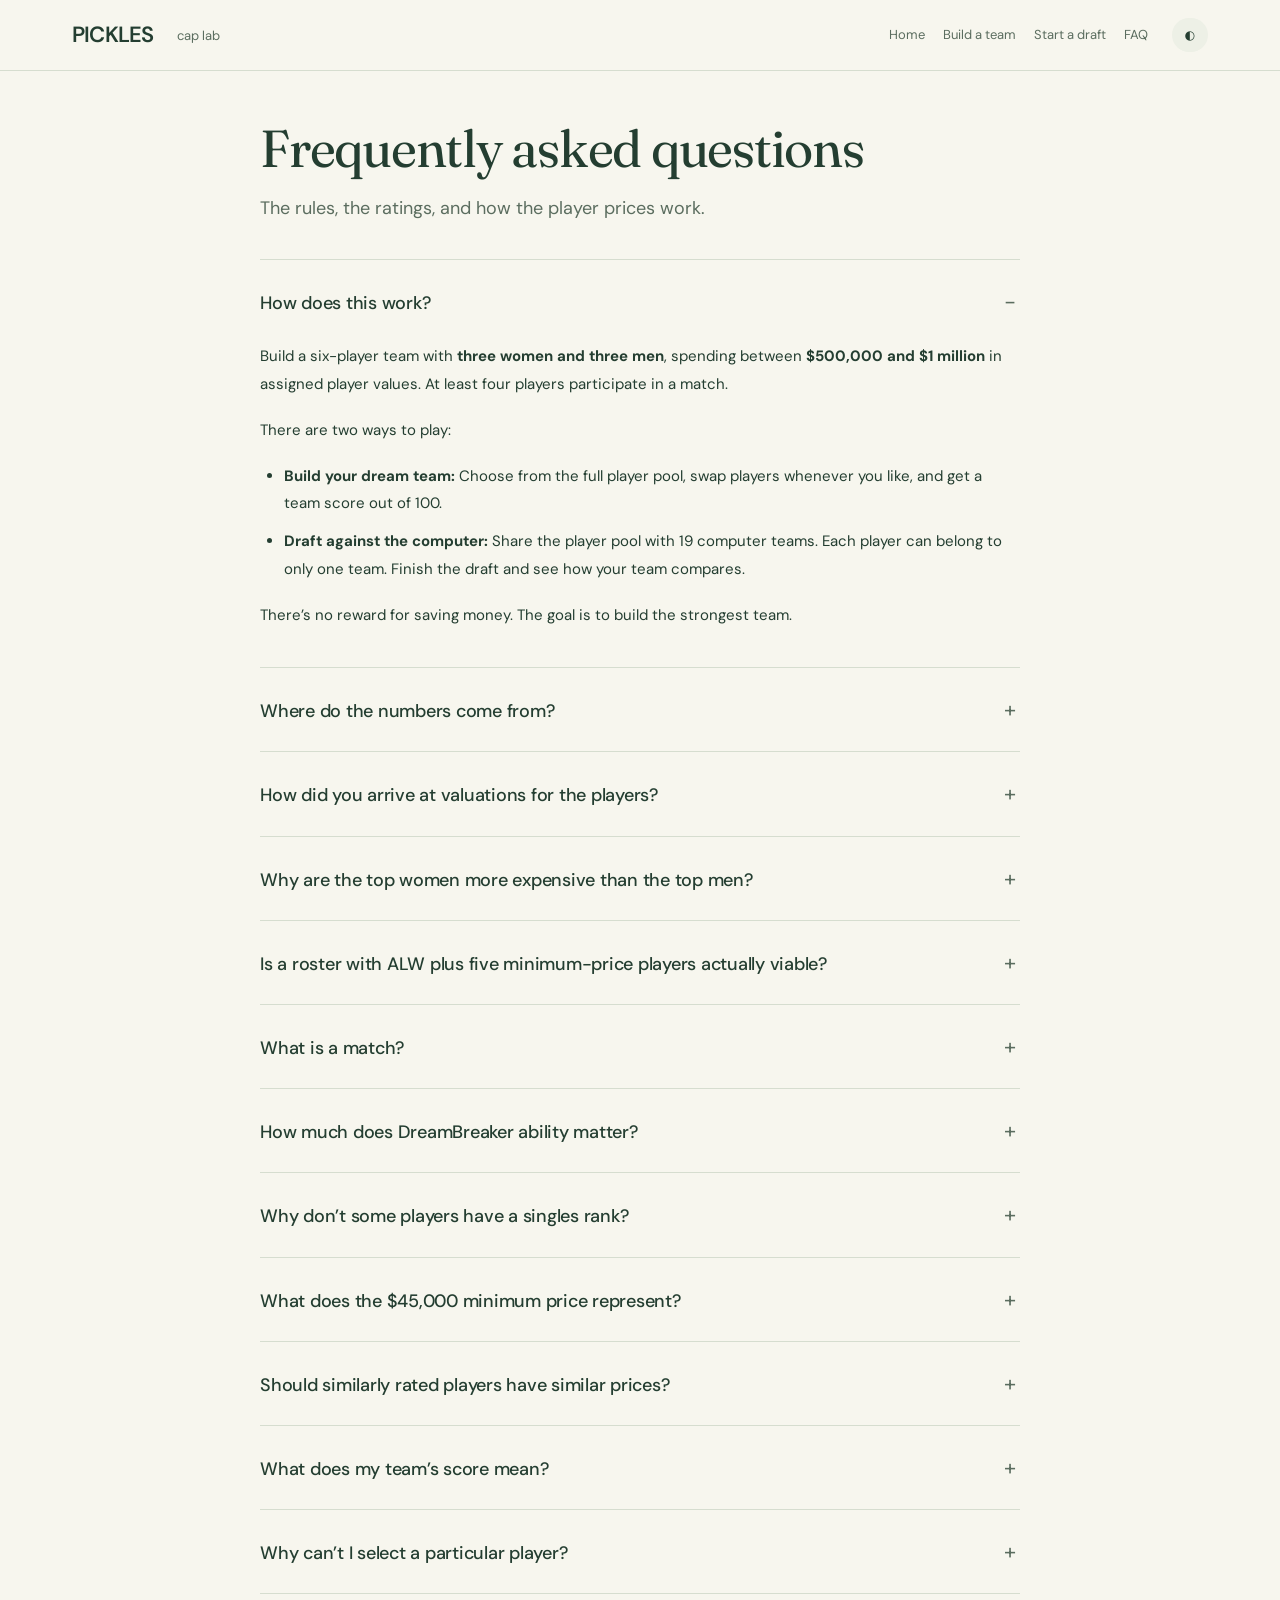
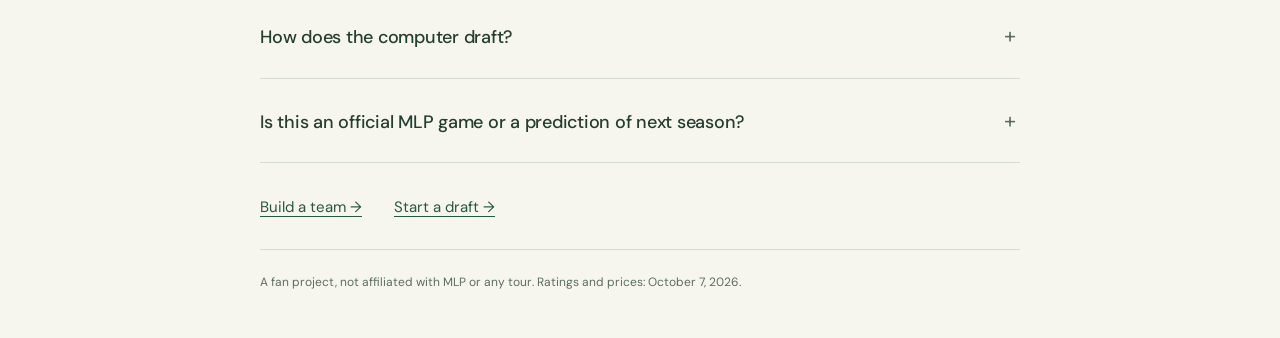
<file: faq.html>
<!doctype html>
<html lang="en"><head><meta charset="utf-8"><meta name="viewport" content="width=device-width,initial-scale=1"><meta name="description" content="How to play PICKLES Cap Lab, where player prices come from, and what your team’s score means."><title>PICKLES · Frequently asked questions</title><meta property="og:title" content="PICKLES Cap Lab · Frequently asked questions"><meta property="og:description" content="The rules, ratings and player prices behind your fantasy pickleball team."><meta property="og:image" content="https://chad-murphy-data.github.io/pickles-cap-lab/share-preview.png?v=plain-copy-20261019"><meta name="twitter:card" content="summary_large_image"><link rel="icon" href="favicon.svg"><link rel="stylesheet" href="club.css?v=final-qa-20261019"><link rel="stylesheet" href="faq.css?v=faq-20261019"><link rel="canonical" href="https://chad-murphy-data.github.io/pickles-cap-lab/faq.html"><meta property="og:url" content="https://chad-murphy-data.github.io/pickles-cap-lab/faq.html"></head>
<body class="faq-page">
<header class="site"><div class="wrap"><span class="brand"><a href="index.html">PICKLES</a></span><span class="mono">cap lab</span><nav aria-label="Main navigation"><a href="index.html">Home</a><a href="build.html">Build a team</a><a href="draft.html">Start a draft</a><a href="faq.html" aria-current="page">FAQ</a></nav><button id="theme" type="button" aria-label="Toggle dark mode">◐</button></div></header>
<main class="faq-main">
 <div class="faq-intro"><h1>Frequently asked questions</h1><p>The rules, the ratings, and how the player prices work.</p></div>
 <div class="faq-questions">
 <details id="how-to-play" open><summary><h2>How does this work?</h2></summary><div class="faq-answer">
  <p>Build a six-player team with <strong>three women and three men</strong>, spending between <strong>$500,000 and $1 million</strong> in assigned player values. At least four players participate in a match.</p>
  <p>There are two ways to play:</p><ul><li><strong>Build your dream team:</strong> Choose from the full player pool, swap players whenever you like, and get a team score out of 100.</li><li><strong>Draft against the computer:</strong> Share the player pool with 19 computer teams. Each player can belong to only one team. Finish the draft and see how your team compares.</li></ul>
  <p>There’s no reward for saving money. The goal is to build the strongest team.</p>
 </div></details>
 <details id="ratings"><summary><h2>Where do the numbers come from?</h2></summary><div class="faq-answer">
  <p>The starting point is <strong>PICKLES player ratings</strong>, using a snapshot from October 7, 2026. Those ratings estimate doubles and singles ability from recorded results.</p>
  <p>I use those ratings to calculate how different lineups would perform in an MLP-style match, including women’s doubles, men’s doubles, two mixed doubles games, and a DreamBreaker if doubles finishes 2–2.</p>
  <p>The prices are values assigned for this game. They aren’t salaries, contract estimates, or predictions of what an owner would actually pay.</p>
 </div></details>
 <details id="player-valuations"><summary><h2>How did you arrive at valuations for the players?</h2></summary><div class="faq-answer">
  <p>I measured how much a player improves a team when replacing another player, repeated that comparison across many lineups, and converted the average improvement into a price.</p>
  <p>Here’s one of the lineups I tested.</p>
  <p><strong>Start with five teammates and one open men’s slot:</strong></p>
  <div class="faq-table"><table><caption class="visually-hidden">The five fixed teammates and open men’s slot</caption><thead><tr><th scope="col">Women</th><th scope="col">Men</th></tr></thead><tbody><tr><td>Anna Leigh Waters</td><td>Donald Young</td></tr><tr><td>Genie Erokhina</td><td>Tristan Dussault</td></tr><tr><td>Somer Dalla-Bona</td><td><strong>Open slot</strong></td></tr></tbody></table></div>
  <p>These are test lineups used before assigning prices, so they don’t have to fit the eventual cap.</p>
  <p><strong>First, fill the slot with a replacement player.</strong> I set aside the top 60 men’s profiles and used the remaining players as a replacement pool. For this particular lineup, the strongest replacement option was Zane Ford.</p>
  <p><strong>Then change only that slot.</strong> Keep the five teammates and opponents unchanged, insert Ben Johns or CJ Klinger, and recalculate the team’s chances.</p>
  <div class="faq-table"><table><caption class="visually-hidden">Predicted team performance when changing the sixth player</caption><thead><tr><th scope="col">Player filling the slot</th><th scope="col">Predicted team win rate</th><th scope="col">Improvement over replacement</th></tr></thead><tbody><tr><th scope="row">Zane Ford</th><td>65.0%</td><td>0.0 percentage points</td></tr><tr><th scope="row">Ben Johns</th><td>82.5%</td><td><strong>+17.5 percentage points</strong></td></tr><tr><th scope="row">CJ Klinger</th><td>71.0%</td><td><strong>+6.0 percentage points</strong></td></tr></tbody></table></div>
  <p>Each version faces the same six reference opponent profiles. Those opponents represent different team strengths and compositions.</p>
  <p>That improvement is what I mean by <strong>contribution</strong>: how much more often the team is expected to win when this player fills the slot.</p>
  <p><strong>Repeat with different teammates.</strong> Every man gets the same 540 tests: 180 source rosters, testing each of their three men’s slots. Women get the corresponding 540 women’s tests.</p>
  <p>In each test, I compare the player with the strongest replacement option for that lineup. A test where the player doesn’t improve the team earns zero contribution. I then average the improvements.</p>
  <p>Across all those tests, Ben’s average contribution was <strong>25.70 percentage points</strong>. CJ’s was <strong>8.03 percentage points</strong>.</p>
  <p><strong>Then set the dollar scale.</strong> The tests measure how much a player improves a team. I chose how to convert that improvement into a price.</p>
  <p>I chose one common conversion that puts Waters, the highest contributor, at <strong>$775,000</strong>. That leaves enough for five $45,000 players. The same conversion applies to everyone: approximately <strong>$15,179 per percentage point of contribution</strong>, plus a $45,000 roster baseline. Performance premiums round down to $5,000 increments.</p>
  <div class="faq-table"><table><caption class="visually-hidden">Converting contribution into player prices</caption><thead><tr><th scope="col">Player</th><th scope="col">Rounded performance premium</th><th scope="col">Roster baseline</th><th scope="col">Final price</th></tr></thead><tbody><tr><th scope="row">Ben Johns</th><td>$390,000</td><td>$45,000</td><td><strong>$435,000</strong></td></tr><tr><th scope="row">CJ Klinger</th><td>$120,000</td><td>$45,000</td><td><strong>$165,000</strong></td></tr></tbody></table></div>
  <p>The full chain is:</p><p class="faq-chain"><strong>Ratings → predicted match outcomes → improvement from changing one player → average improvement across many lineups → dollar conversion → price.</strong></p>
 </div></details>
 <details id="women-and-men"><summary><h2>Why are the top women more expensive than the top men?</h2></summary><div class="faq-answer">
  <p>Every team needs three women and three men, so an available man can’t fill an open women’s slot.</p>
  <p>In this ratings snapshot, the strongest women generally create larger improvements over the available replacement women than the strongest men create over replacement men. The men’s pool has more players with relatively similar contributions, giving teams more alternatives.</p>
  <p>That makes the top women more expensive under the same dollar conversion. Men’s and women’s PICKLES ratings use separate scales. You can’t compare those rating numbers directly to say who would win a match between them.</p>
  <p>It also depends on this player pool and format. Change the roster requirements, available players, or ratings, and the prices could change.</p>
 </div></details>
 <details id="waters"><summary><h2>Is a roster with ALW plus five minimum-price players actually viable?</h2></summary><div class="faq-answer">
  <p>Waters is exceptionally strong, and the cap also limits the teams she faces.</p><p>An opposing team can’t simply assemble a collection of stars to overwhelm her supporting players. Everyone has the same $1 million limit and the same roster requirements.</p><p>At $775,000, Waters leaves exactly $225,000 for five $45,000 players. That can work, but you still need to choose the other five carefully. They have different strengths in doubles and DreamBreakers.</p><p>A team built around Waters can do well. It still depends on who else you pick and the teams you face.</p>
 </div></details>
 <details id="match"><summary><h2>What is a match?</h2></summary><div class="faq-answer">
  <p>It mirrors MLP matches, where each match includes <strong>women’s doubles, men’s doubles, and two mixed doubles games</strong>. If the teams finish those four games tied at 2–2, a DreamBreaker decides the winner.</p>
  <p>The model selects doubles pairings and DreamBreaker participants from each six-player roster using their ratings. It accounts for both partners’ ratings in doubles, but doesn’t separately model every partnership, preferred side, or chemistry advantage.</p>
 </div></details>
 <details id="dreambreakers"><summary><h2>How much does DreamBreaker ability matter?</h2></summary><div class="faq-answer">
  <p>DreamBreaker ability affects the predicted result <strong>only when the four doubles games finish 2–2</strong>.</p><p>The model uses four-point rotations, with two men followed by two women, and accounts for the stopping rule. Players don’t automatically receive equal numbers of rallies.</p><p>To explain the singles portion of a price, I also compare a player’s singles rating with the singles ability expected from someone of their doubles level. That separates the value associated with their general playing level from the adjustment for being unusually strong or weak in singles.</p><p>DreamBreakers can matter more in a balanced league because closely matched teams have more opportunities to finish doubles at 2–2. Singles estimates are less certain for players with little recent data.</p>
 </div></details>
 <details id="singles-ranks"><summary><h2>Why don’t some players have a singles rank?</h2></summary><div class="faq-answer">
  <p>I withhold precise singles ranks for players without recorded 2026 singles games in this snapshot.</p><p>There isn’t enough recent singles play to give those players a current rank. The match model can still use their estimated singles ability, including information from recorded DreamBreaker play.</p>
 </div></details>
 <details id="minimum-price"><summary><h2>What does the $45,000 minimum price represent?</h2></summary><div class="faq-answer">
  <p>Every player’s price starts with a <strong>$45,000 roster-slot baseline</strong>, with a performance premium added based on the contribution tests described above.</p><p>Players at the minimum price can help your team. Check their doubles and singles ratings to see who fits the spots you need to fill.</p><p>The minimum groups together players whose measured contributions don’t produce an additional premium after rounding. It doesn’t mean they have identical abilities.</p>
 </div></details>
 <details id="similar-ratings"><summary><h2>Should similarly rated players have similar prices?</h2></summary><div class="faq-answer">
  <p>Yes. Within each gender, the same doubles and singles ratings produce the same price.</p><p>Every player is evaluated in the same set of test lineups. Their price doesn’t depend on which teammates they happened to get in one test.</p><p>Uncertainty is shown separately and doesn’t change the price.</p>
 </div></details>
 <details id="team-score"><summary><h2>What does my team’s score mean?</h2></summary><div class="faq-answer">
  <p>In <strong>Build your dream team</strong>, the 0–100 score compares your team’s predicted performance with the weakest and strongest qualifying teams found during the benchmark searches.</p><p>It is <strong>not your percentage chance of winning a match</strong>, and 100 doesn’t mean unbeatable. It means reaching the strongest benchmark found.</p><p>In <strong>Draft against the computer</strong>, your projected ranking compares your completed team with the other 19 drafted teams. Any displayed expected win percentage refers to match performance against that field, not your chance of winning a championship.</p><p>These are model estimates. They don’t account for everything that can happen on court.</p>
 </div></details>
 <details id="available-players"><summary><h2>Why can’t I select a particular player?</h2></summary><div class="faq-answer">
  <p>The player may already have been drafted, your team may already have three players of that gender, or you may not have enough budget left.</p><p>The game reserves at least <strong>$45,000 for every remaining roster slot</strong>, so you can finish your team.</p><p>The selectable pool is limited to the top 100 players of each gender by doubles rating in the snapshot.</p>
 </div></details>
 <details id="computer"><summary><h2>How does the computer draft?</h2></summary><div class="faq-answer">
  <p>The first round starts with the highest-priced affordable player remaining, giving each team a player to build around.</p><p>Later picks use a search for players who strengthen that team while preserving its budget and roster requirements.</p><p>The computer can see the available players and completed picks. It can’t see whom you intend to choose next.</p>
 </div></details>
 <details id="unofficial"><summary><h2>Is this an official MLP game or a prediction of next season?</h2></summary><div class="faq-answer">
  <p>No. I built this as a fan project using MLP-style roster rules.</p><p>You can try different teams, test your pickleball knowledge, and see how a league with a value cap might look. It doesn’t determine future eligibility or account for current contracts and player availability.</p>
 </div></details>
 </div>
 <div class="faq-play"><a href="build.html">Build a team →</a><a href="draft.html">Start a draft →</a></div>
 <footer class="site">A fan project, not affiliated with MLP or any tour. Ratings and prices: October 7, 2026.</footer>
</main><script type="module" src="faq.js?v=faq-20261019"></script></body></html>
</file>
<file: club.css>
@import url('https://fonts.googleapis.com/css2?family=DM+Sans:wght@400;500;600;700&family=Fraunces:opsz,wght@9..144,400;9..144,500&family=DM+Mono:wght@400;500&display=swap');

/* Shared clubhouse palette and type. Layout/state rules stay in each game. */
:root,:root[data-theme=light]{
 --page:#f7f6ee;--surface:#fffef9;--ink:#243e31;--ink2:#5b6d5f;--muted:#647566;
 --baseline:#d6ddcf;--grid:#e3e7dc;--border:#d6ddcf;--s1:#28583f;--s2:#9c4c29;
 --good:#28583f;--bad:#ac3630;--warn:#8a610b;--wash:#edf0e6;--stripe:#f4f5ed;--band:#e5ecdc;
 --hl:#deeaa5;--hl-ink:#263c24;--button:#234e3a;--button-text:#fffef4;
 --board:#214a37;--board-text:#f2f2e5;--board-muted:#c4d6c3;--board-line:#668469;
 --shadow:0 3px 14px #213e3109;--body:'DM Sans',system-ui,sans-serif;--head:'Fraunces',Georgia,serif;--mono:'DM Mono',ui-monospace,monospace;
 --paper:var(--page);--sheet:var(--surface);--secondary:var(--ink2);--line:var(--baseline);--soft:var(--grid);--accent:var(--hl);--accent-ink:var(--hl-ink);--team:var(--surface);--team-ink:var(--ink);--team-muted:var(--ink2);color-scheme:light;
}
:root[data-theme=dark]{
 --page:#14201b;--surface:#213229;--ink:#edf0e5;--ink2:#b6c5b6;--muted:#abbcac;
 --baseline:#425548;--grid:#354b3d;--border:#425548;--s1:#c5d9b8;--s2:#e7a680;
 --good:#b3d5a6;--bad:#f08f86;--warn:#e5c377;--wash:#293e31;--stripe:#25382d;--band:#334b38;
 --hl:#b8cb82;--hl-ink:#203720;--button:#c5d9b8;--button-text:#183323;
 --board:#2b4937;--board-text:#f2f2e5;--board-muted:#c4d6c3;--board-line:#67856c;--shadow:0 3px 14px #00000016;color-scheme:dark;
}
html{background:var(--page);scroll-behavior:smooth;scroll-padding-top:20px}
body{font:400 15px/1.6 var(--body);background:var(--page);color:var(--ink)}
body,button,input,select,textarea{font-family:var(--body)}
.wrap{max-width:1200px;padding-inline:32px}
button,input,select{border:1px solid var(--baseline);border-radius:6px;font-size:14px;line-height:1.5;letter-spacing:0;text-transform:none;background:var(--surface);color:var(--ink)}
button{padding:9px 13px;font-weight:500;cursor:pointer}
button:hover{background:var(--wash);border-color:var(--s1);color:var(--ink)}
button:disabled{opacity:.48;cursor:not-allowed}
button:disabled:hover{background:var(--surface);color:var(--ink);border-color:var(--baseline)}
input,select{padding:10px 11px}input::placeholder{color:var(--muted);opacity:1}
a{color:var(--s1);text-underline-offset:4px}
a:hover{text-decoration-color:currentColor}
:focus-visible{outline:3px solid var(--s1);outline-offset:3px}
h1,.intro h1{font:400 clamp(36px,4.6vw,52px)/1.14 var(--head);letter-spacing:-1.25px;color:var(--ink)}
h1:before{content:none}
h2,.sectionhead h2,.market .sectionhead h2{font:500 23px/1.3 var(--body);letter-spacing:-.55px;text-transform:none;border:0;color:var(--ink)}
h3{font:500 16px/1.4 var(--body);letter-spacing:0;text-transform:none;color:var(--ink)}
.mono,.eyebrow{font:400 12px/1.5 var(--body);letter-spacing:0;text-transform:none}
.eyebrow{color:var(--ink2)}
.note{font:400 13px/1.6 var(--body);color:var(--ink2)}
header.site,.masthead{background:var(--page);border-bottom:1px solid var(--baseline)}
header.site .wrap,.masthead .wrap{display:flex;flex-wrap:wrap;align-items:center;gap:12px 24px;padding-block:18px}
header.site .brand,.wordmark b{font:600 22px/1.2 var(--body);letter-spacing:-.8px;padding:0;background:none;color:var(--ink)}
header.site .brand a,.wordmark{color:var(--ink);text-decoration:none}
header.site .wrap>.mono,.wordmark span{font:400 13px var(--body);letter-spacing:0;color:var(--ink2);text-transform:none}
.wordmark{gap:12px}
header.site nav,.masthead nav{display:flex;gap:18px;align-items:center;margin-left:auto}
header.site nav a,.masthead nav a{font:400 13px/1.5 var(--body);letter-spacing:0;text-transform:none;color:var(--ink2);text-decoration:none}
header.site nav a:hover,.masthead nav a:hover{color:var(--ink);text-decoration:underline}
header.site nav a.here{border:0;color:var(--ink);text-decoration:underline;text-decoration-color:var(--baseline)}
header.site #theme,.masthead #theme{margin-left:0;background:var(--wash);border:0;border-radius:30px;min-height:34px;min-width:36px;padding:6px 10px;font:400 12px var(--body)}
.masthead #tour-help{border:0;padding:6px 0;background:none;font-size:13px;color:var(--ink2)}
.sectionhead{padding-bottom:12px;margin-bottom:16px;border-bottom:1px solid var(--baseline);align-items:center}
.sectionhead h2{margin:0;padding:0}
.sectionhead .mono,#pool-count{font:400 12px var(--body);color:var(--ink2)}
.filters{gap:12px;margin-bottom:14px}
.market{min-width:0}
.filters label,.filters>label:not(.search){font:400 12px/1.5 var(--body);color:var(--ink2)}
.filters input{padding:11px 12px;font-size:15px}
.filters select{font:400 13px var(--body);padding:10px;color:var(--ink)}
.gender{gap:6px}
.gender button{font:400 13px var(--body);padding:8px 14px;background:transparent;border-color:var(--baseline)}
.gender button[aria-pressed=true],.room-nav button[aria-pressed=true]{background:var(--wash);border-color:var(--s1);color:var(--ink)}
table{border-collapse:collapse}
th{font:500 12px/1.5 var(--body);text-transform:none;letter-spacing:0;color:var(--ink2);border-bottom:1px solid var(--baseline)}
td{border-bottom:1px solid var(--grid)}
.players td{padding:13px 9px}
.players th{padding:10px 9px}
tr:nth-child(even) td{background:transparent}
.players tr:hover td{background:var(--wash)}
.playername,.players .player-link,.draft-player{font:500 15px/1.4 var(--body);color:var(--ink);text-decoration:none;letter-spacing:0;text-transform:none}
.playername:hover,.players .player-link:hover{background:none;color:var(--s1);text-decoration:underline}
.player-meta,.mobile-singles,.jersey-letter,.rank-number{font:400 11px/1.5 var(--body);color:var(--ink2)}
.player-meta{margin-top:5px}
.price,.num.price,.cost,td.num,.slot .cost,.breakdown strong{font:400 13px/1.5 var(--mono);letter-spacing:-.25px}
.add,.pick-button,#start,#reveal-final,#play-again,.primary-link,.actions #share,#tour-next{background:var(--button);color:var(--button-text);border-color:var(--button);font-weight:500}
.add:hover,.pick-button:hover,#start:hover,#reveal-final:hover,#play-again:hover,.primary-link:hover,.actions #share:hover,#tour-next:hover{background:var(--button);color:var(--button-text);filter:brightness(1.08);text-decoration:none}
.add{width:36px;height:36px;padding:0;border-radius:50%;font-size:21px;line-height:1}
.pick-button{font:500 12px var(--body);padding:9px 12px;border-radius:5px}
.textbutton,.team-link,.player-link{background:none;border:0;color:var(--s1)}
.textbutton{font-size:12px;font-weight:400;letter-spacing:0;text-transform:none}
.team{background:var(--surface);border:1px solid var(--baseline);border-radius:8px;padding:22px;box-shadow:var(--shadow)}
.team .sectionhead{border-bottom:1px solid var(--baseline);padding-bottom:12px}
.budget strong,#desk-remaining{font:500 32px/1.2 var(--body);letter-spacing:-1px}
.budget p,.budget>div>span,.committed,.budget .eyebrow{font:400 12px/1.5 var(--body);color:var(--ink2)}
.budgettrack{border:0;height:6px;background:var(--grid);border-radius:3px;margin-top:15px;overflow:visible}
.budgettrack span{border-radius:3px}
.budgettrack i{border-left-width:1px;border-color:var(--muted);top:-2px;bottom:-2px}
.teamstatus{font:400 12px/1.6 var(--body);background:var(--wash);border-left-width:2px;border-radius:0 4px 4px 0;margin:18px 0;padding:10px 12px}
.roster-heading{font:500 12px/1.5 var(--body);text-transform:none;letter-spacing:0;border-bottom:1px solid var(--baseline);padding-bottom:7px;margin:18px 0 4px}
.slot{min-height:47px;padding:9px 0;border-bottom:1px solid var(--grid);font-size:14px}
.slot:nth-child(even){background:transparent}
.slot.empty{border:0;border-bottom:1px solid var(--grid);margin:0;color:var(--muted);font-size:13px}
.slot .playername{font:500 14px/1.4 var(--body)}
.slot .cost{font-size:12px;color:var(--ink2)}
.remove{font-size:20px;padding:0 4px;border:0;min-height:30px;color:var(--ink2)}
.actions{gap:10px;margin-top:20px}
.actions button{font-size:12px;padding:10px}
.assessment{margin-top:22px;padding-top:22px;border-top:1px solid var(--baseline)}
.assessment h3{margin:25px 0 10px;font-size:15px}
.score{align-items:baseline;gap:12px}
.score strong{font:500 46px/1.1 var(--body);letter-spacing:-1.6px;background:none;color:var(--ink);padding:0}
.score span{font:400 12px/1.5 var(--body);color:var(--ink2)}
.strength-scale{height:6px;border:0;background:var(--grid);border-radius:4px;overflow:hidden;margin-top:16px}
.scale-labels{font:400 11px var(--body);margin-top:6px}
.score-explainer{padding:12px 0;border-color:var(--grid)}
.score-explainer summary{font:400 13px var(--body);color:var(--s1)}
.lineup{font:400 13px/1.6 var(--body);padding:9px 0;gap:12px}
.lineup span:first-child{font:400 12px/1.6 var(--body);text-transform:none;color:var(--ink2)}
.compare{padding:8px 0;font-size:13px}
.compare strong{font:400 12px var(--mono)}
.methods{margin-top:40px}
.methods>h2{margin-bottom:18px}
.methodgrid{gap:32px}
.methods p,.method-content{font:400 14px/1.8 var(--body)}
.methods h3{margin-top:0}
.methods details{padding:17px 0;border-top:1px solid var(--baseline)}
.methods summary,.draft-board>summary,.methods>summary{font:500 14px/1.5 var(--body);padding-block:16px;border-color:var(--baseline)}
.methods details p{max-width:850px}
footer.site{font:400 12px/1.7 var(--body);color:var(--ink2);margin-top:30px;border-top:1px solid var(--baseline);padding-block:22px}
dialog,#room-inspector,.draft-tour{background:var(--surface);color:var(--ink);border:1px solid var(--baseline);border-radius:10px;padding:26px;box-shadow:0 16px 60px #0002}
dialog::backdrop,#room-inspector::backdrop{background:#0e211773;backdrop-filter:blur(2px)}
dialog h2,#room-inspector h2,.draft-tour h2{font:400 30px/1.2 var(--head);letter-spacing:-.6px}
.breakdown{border-bottom:1px solid var(--grid);padding:12px 0}
.breakdown.total{border-top:1px solid var(--baseline);margin-top:14px}
/* The tutorial keeps the actual controls legible behind each pop-up. */
.draft-tour::backdrop{background:#0e211747;backdrop-filter:none}
.draft-tour{position:fixed;inset:auto;margin:0;width:min(390px,calc(100vw - 24px));max-height:calc(100dvh - 24px);overflow:auto;z-index:100}
.tour-top,.tour-actions{display:flex;justify-content:space-between;align-items:center;gap:12px}
.tour-top{margin-bottom:18px}.tour-actions{margin-top:20px}
#tour-progress{font:400 10px/1.5 var(--body);letter-spacing:.04em}
#tour-skip{border:0;background:none;color:var(--ink2);padding:4px;font:400 12px/1.5 var(--body);white-space:nowrap}
.tour-footnote{border-top:1px solid var(--baseline);padding-top:12px;margin:14px 0 0}
#tour-back:disabled{opacity:.35}
.builder-page #tour-help{background:none;border:0;padding:6px 0;font-size:13px;white-space:nowrap}

.tutorial-link{font:500 14px/1.5 var(--body);color:var(--s1);margin-top:6px}
.draft-tour h2{margin-bottom:16px}
#tour-copy{font:400 16px/1.65 var(--body)}
.tour-footnote{font:400 13px/1.65 var(--body)}
.tour-target{outline:2px solid var(--s1)!important;box-shadow:0 0 0 7px var(--wash)!important}

/* Free builder. */
.builder-page .intro{margin:0;padding:32px 0 26px;gap:36px;grid-template-columns:1.25fr 1fr}
.builder-page .intro h1{margin:0 0 14px;font-size:44px}
.builder-page .lede{font:400 16px/1.7 var(--body);color:var(--ink2);max-width:480px}
.rules{background:var(--wash);border:0;border-radius:8px;padding:17px 21px}
.rules>div{font:400 13px var(--body);border:0;padding:6px 0}
.rules span{font-size:12px;color:var(--ink2)}
.rules strong{font:500 14px var(--body)}
.rules p{font:400 12px/1.6 var(--body);margin-top:10px}
.examples{border-top:1px solid var(--baseline);border-bottom:1px solid var(--baseline);padding:16px 0;gap:12px 18px;margin-bottom:26px}
.examples label{font:400 13px var(--body);letter-spacing:0}
.examples a,.examples span{font:400 12px var(--body)}
.builder-page .builder{grid-template-columns:minmax(0,1.25fr) minmax(350px,.85fr);gap:32px}
.builder-page .team{top:16px}
.browse-link{display:none}

/* Draft room and final results. */
/* After a pick, keep the board ahead of the growing recent-picks feed. */
.board-view .draft-theater{display:flex;flex-direction:column}
.board-view .room-activity{order:1}
#draft-theater,#draft-market,#assessment{scroll-margin-top:16px}

.intro{margin-top:32px}
.lobby-copy{font:400 17px/1.7 var(--body);max-width:620px;margin:auto;color:var(--ink2)}
.lobby-examples{gap:0;margin:24px 0 18px}
.lobby-examples>div{font-size:13px;padding:10px 22px;border-color:var(--baseline)}
.lobby-examples b{font:400 19px var(--mono);letter-spacing:-.6px}
.lobby-note{font-size:13px}
.rules-strip{font:400 13px/1.5 var(--body);gap:12px 26px;padding:15px 0;border-color:var(--baseline)}
.draft-controls{gap:12px;padding:16px 0;border-color:var(--baseline)}
.draft-controls label,.draft-controls select,.draft-controls button{font:400 13px var(--body)}
.draft-controls label{color:var(--ink2)}
.draft-controls button{font-weight:500}
#draft-main:not(.active-draft) .draft-controls{padding:24px 0}
.draft-settings summary{font:400 13px var(--body);padding-block:14px}
.room-nav{padding-block:4px;gap:8px 12px}
.room-nav button{font:400 13px var(--body);padding:8px 13px;border-radius:6px}
#view-hint,.draft-guide{font-size:13px}
.draft-status{font:500 15px var(--body)}
.draft-status.yours:before{font-size:10px}
.active-draft .hq-floor{grid-template-columns:minmax(0,1fr) 310px;column-gap:30px;row-gap:26px}
.pick-reveal{background:var(--board);color:var(--board-text);border:0;border-radius:8px;padding:19px 22px;min-height:116px}
.pick-reveal>.eyebrow,.pick-reveal>span{color:var(--board-muted);font:400 12px/1.5 var(--body)}
.pick-reveal>strong{font:500 27px/1.25 var(--body);color:var(--board-text);letter-spacing:-.65px}
.reveal-price{font:400 19px var(--mono);color:var(--board-text)}
.pick-reveal.just-revealed{animation:club-pick .22s ease-out}
@keyframes club-pick{from{opacity:.85;transform:translateY(2px)}to{opacity:1;transform:translateY(0)}}
.room-activity{padding-top:20px}
.room-activity .sectionhead{border:0;padding:0;margin-bottom:8px}
.room-activity h2{font:500 16px var(--body)}
#until-your-pick{font:400 12px var(--body)}
.recent-picks{column-gap:24px}
.recent-picks li{padding:11px 0;gap:11px}
.recent-picks .player-link{font-size:13px}
.activity-pick,.activity-meta,.recent-picks .team-link{font:400 11px/1.5 var(--body)}
.activity-pick{font-family:var(--mono)}
.activity-meta{margin-top:3px}
.board-switch{padding-top:14px;margin-top:14px}
.board-switch button{font-size:12px}
.grid-scroll,.power-scroll{border:1px solid var(--baseline);border-radius:6px;scrollbar-color:var(--baseline) var(--surface)}
.draft-grid td{padding:11px 8px;border-color:var(--grid)}
.draft-grid td strong{font-size:12px;line-height:1.45}
.draft-grid td span{font:400 11px var(--mono);margin-top:6px}
.draft-grid .you,.draft-grid tr.you th{background:var(--wash)}
.draft-grid td.just-picked{background:var(--hl);color:var(--hl-ink);outline:0}
.your-power{font:400 13px var(--body);padding:12px;background:var(--wash);border-radius:5px;color:var(--ink);margin-bottom:12px}
.rank-anchor,.movement{font:400 11px var(--body)}
.rank-seal{background:var(--wash);border:0;border-radius:8px;align-items:center}
.seal-mark{font:400 38px var(--head)}
.market{border-top:1px solid var(--baseline);padding-top:22px}
.players thead,.players thead th{background:var(--page)}
.player-scroll{max-height:470px;margin-top:14px}
.unavailable-player{border-radius:6px;padding:14px}
.unavailable-player .player-link{font:500 14px var(--body)}
.roster-needs,.desk-coach{font:400 13px/1.6 var(--body);color:var(--ink2)}
.committed{font-size:12px}
.budget .committed strong,.budget .committed #spent{font:400 12px/1.5 var(--mono);letter-spacing:0}
.active-draft .draft-guide{display:none}
.room-activity:has(.recent-picks:empty){display:none}
.roster-toggle{font:400 13px var(--body);padding:10px 0;text-decoration:underline;text-underline-offset:4px;border:0;background:none}
.reveal-door{padding:60px 24px;border:1px solid var(--baseline);border-radius:8px;background:var(--surface);min-height:390px}
.reveal-door h2{font:400 44px/1.15 var(--head);letter-spacing:-1px;margin:18px 0}
.reveal-door p{color:var(--ink2)}
.finish-sheet{border:1px solid var(--baseline);border-radius:10px;background:var(--surface);box-shadow:var(--shadow);padding:28px;margin-bottom:32px}
.finish-top h2{font:400 40px/1.2 var(--head);letter-spacing:-1px;max-width:600px}
.finish-stat strong{font:500 34px var(--body);letter-spacing:-1px}
.finish-stat span,.finish-stat small{font:400 12px var(--body)}
.finish-stats{gap:24px}
.finish-columns{gap:32px;margin:28px 0}
.finish-columns h3{font:500 15px var(--body);margin-bottom:15px;color:var(--ink)}
.finish-roster li{font-size:14px;padding-block:12px}
.finish-actions{gap:10px}
.finish-actions>*{font-size:13px}
.primary-link{border:1px solid var(--button);border-radius:6px;padding:9px 13px}
.finish-note,#share-status{font-size:13px;line-height:1.7}
#results>p{font-size:14px;line-height:1.75;max-width:900px}
#standings .you{background:var(--wash)}
.board-team{border-radius:6px;padding:18px}
.board-team p,.board-team ol{font:400 13px/1.7 var(--body)}
.inspect-heading h2{max-width:450px}
.inspect-matchup,.taken-label{border-radius:5px;background:var(--wash)}
.inspect-roster li{font-size:14px}
.inspect-roster li b{font:400 12px var(--mono)}

@media(min-width:851px){
 #draft-main .filters{grid-template-columns:repeat(4,minmax(0,1fr));align-items:center}
 #draft-main .filters .search{grid-column:1/3}
 #draft-main .filters .gender{grid-column:3/5}
 #draft-main .filters>label:not(.search){grid-column:span 2}
 #draft-main .board-switch{padding-block:8px;margin-top:8px}
 #draft-main .room-activity{padding-top:16px}
}
@media(min-width:1100px){
 .recent-picks{grid-template-columns:repeat(4,minmax(0,1fr));gap:0 18px}
 .recent-picks li{flex-wrap:wrap;gap:4px 8px;align-content:start}
 .recent-picks li>div{flex:1;min-width:0}
 .recent-picks .team-link{margin-left:20px}
}

@media(max-width:1000px){
 .wrap{padding-inline:24px}.masthead .wrap,header.site .wrap{gap:12px 18px}
 .active-draft .hq-floor{grid-template-columns:minmax(0,1fr) 275px;gap:24px}
 .team{padding:18px}.builder-page .builder{gap:24px;grid-template-columns:minmax(0,1fr) 350px}
 .masthead .wordmark span{display:none}
 .masthead nav{gap:14px}
 .finish-top{display:block}.finish-stats{margin-top:20px}
}
@media(max-width:850px){
 .builder-page .builder{grid-template-columns:minmax(0,1fr)}
 .builder-page .intro{grid-template-columns:1fr;gap:22px;padding-top:27px}
 .builder-page .intro h1{font-size:38px}
 .builder-page .rules{display:grid;grid-template-columns:1fr 1fr 1fr;padding:14px;gap:12px}
 .builder-page .rules>div{display:block;padding:0}.builder-page .rules strong{display:block;margin-top:4px;font-size:13px}
 .builder-page .rules p{grid-column:1/-1;margin:0}
 .builder-page .team{position:static;padding:20px;grid-column:1;grid-row:1;min-width:0}
 .builder-page .market{grid-column:1;grid-row:2;min-width:0}
 .builder-page .slot.empty{min-height:35px;font-size:12px}
 .builder-page .slot{flex-wrap:nowrap;gap:6px}
 .builder-page .slot .playername{font-size:13px}.builder-page .slot .cost{font-size:11px}
 .browse-link{display:block;font-size:13px;margin:10px 0 16px}
 header.site nav{width:auto}
 .active-draft .hq-floor{grid-template-columns:1fr;gap:22px}
 .draft-theater{grid-column:1;grid-row:1}.team{grid-column:1;grid-row:2;position:static}.builder{grid-column:1;grid-row:3}
 .roster-toggle{display:block}
 #draft-main:not(.roster-expanded) #roster{display:none}
 #draft-main.roster-expanded #roster{display:grid;grid-template-columns:1fr 1fr;gap:18px}
 .team .budget{display:grid;grid-template-columns:1fr 1fr;gap:5px 16px}
 .team .budget .eyebrow{grid-column:1/-1}
 .team .budgettrack{grid-column:1/-1;margin-block:10px}
 .team .committed{align-items:baseline}
 .team #desk-remaining{font-size:29px;margin:0}
 .room-columns{grid-template-columns:1fr}
 .market .sectionhead h2{font-size:22px}
 .player-scroll{max-height:490px}
 .recent-picks{grid-template-columns:1fr 1fr}
}
@media(max-width:650px){
 .wrap{padding-inline:19px}body{font-size:14px}
 header.site .wrap,.masthead .wrap{padding-block:15px;gap:10px 14px}
 header.site .wrap>.mono,.wordmark span{display:none}
 header.site .brand,.wordmark b{font-size:21px}
 header.site nav,.masthead nav{order:3;flex-basis:100%;gap:18px;margin:0}
 header.site nav a,.masthead nav a{font-size:12px}
 header.site #theme,.masthead #theme{margin-left:auto}
 .masthead #tour-help{margin-left:auto;font-size:12px}.masthead #theme{margin-left:0}
 .intro h1{font-size:38px}.lobby-copy{font-size:16px}
 .lobby-examples>div{padding-inline:10px;font-size:12px}.lobby-examples b{font-size:17px}
 .rules-strip{font-size:12px;gap:12px}
 .draft-controls label,.draft-controls button,.draft-controls select{font-size:12px}
 .draft-settings summary{font-size:13px}
 .room-nav button{font-size:12px}.draft-status{font-size:14px}
 #view-hint,.draft-guide{font-size:12px}
 .pick-reveal{padding:17px 18px;min-height:112px}
 .pick-reveal>strong{font-size:24px}.reveal-price{font-size:17px}
 .recent-picks{grid-template-columns:1fr}
 .recent-picks .player-link{font-size:14px}
 .activity-meta,.recent-picks .team-link{font-size:12px}
 .filters input{font-size:16px}
 .players td,.players th{padding:12px 6px}
 .players .player-link,.playername{font-size:14px}
 .players .price,.num.price{font-size:12px}
 .mobile-singles{font-size:11px}
 .pick-button{font-size:12px;padding:9px}
 .gender button{font-size:13px;min-height:38px}
 .builder-page .intro h1{font-size:36px}
 .builder-page .lede{font-size:15px}
 .builder-page .team{padding:17px}
 .builder-page .sectionhead h2{font-size:22px}
 .builder-page #roster{gap:14px}
 .builder-page .slot{flex-wrap:wrap;min-height:47px}
 .builder-page .slot>div{flex-basis:calc(100% - 25px)}
 .builder-page .slot .cost{margin-left:0}
 .builder-page .remove{margin-left:auto}
 .examples{gap:10px 14px}.examples select{max-width:100%}.examples a{display:none}
 .score strong{font-size:42px}
 .actions button{font-size:12px}
 .methodgrid{grid-template-columns:1fr;gap:24px}
 .finish-sheet{padding:21px}.finish-top h2{font-size:34px}
 .finish-columns{grid-template-columns:1fr;gap:25px}
 .finish-roster li{font-size:14px}
 .finish-actions>*{font-size:12px}
 .reveal-door{padding:38px 20px;min-height:300px}
 .reveal-door h2{font-size:36px}
 #room-inspector,dialog,.draft-tour{padding:21px}
 #tour-copy{font-size:15px}
}
@media(prefers-reduced-motion:reduce){html{scroll-behavior:auto}.pick-reveal.just-revealed{animation:none}}
@media print{.finish-sheet,.team{box-shadow:none;border:0;padding:0}.browse-link{display:none}}

#share-feedback{overflow-wrap:anywhere}
</file>
<file: home.css>
@import url('https://fonts.googleapis.com/css2?family=DM+Sans:wght@400;500;600&family=Fraunces:opsz,wght@9..144,400;9..144,500&family=DM+Mono:wght@400;500&display=swap');
#pickleball-clubhouse{--club-page:light-dark(#f7f6ee,#14201b);--club-paper:light-dark(#fffef9,#213229);--club-ink:light-dark(#243e31,#edf0e5);--club-secondary:light-dark(#5f6f63,#b3c2b4);--club-line:light-dark(#d9dfd2,#3c5143);--club-wash:light-dark(#e8edde,#293e31);--club-board:light-dark(#214a37,#304f3d);--club-board-text:#f2f2e5;--club-board-muted:#c4d6c3;--club-button:light-dark(#234e3a,#c5d9b8);--club-button-text:light-dark(#fffef4,#183323);--club-lime:light-dark(#deeaa5,#b8cb82);--club-lime-text:#263c24;--club-space:32px;--club-title:'Fraunces',Georgia,serif;box-sizing:border-box;background:var(--club-page);color:var(--club-ink);font:400 15px/1.55 'DM Sans',sans-serif;max-width:1120px;margin:auto;position:relative;text-align:left}
#pickleball-clubhouse *{box-sizing:border-box}
#pickleball-clubhouse button{font-family:inherit;font-size:14px;line-height:1.4;font-weight:500;color:inherit}
#pickleball-clubhouse button:focus-visible{outline:3px solid var(--club-secondary);outline-offset:4px}
#pickleball-clubhouse [hidden]{display:none!important}
#pickleball-clubhouse .club-header{padding:20px var(--club-space);display:flex;align-items:center;gap:12px;border-bottom:1px solid var(--club-line)}
#pickleball-clubhouse .club-brand{font-size:22px;font-weight:600;letter-spacing:-1px;display:flex;align-items:center;gap:9px;border:0;background:transparent;padding:0}
#pickleball-clubhouse .club-brand i{width:22px;height:22px}
#pickleball-clubhouse .club-brand-sub{font-size:13px;color:var(--club-secondary);margin-left:3px;letter-spacing:0;font-weight:400}
#pickleball-clubhouse .club-header-right{margin-left:auto;display:flex;align-items:center;gap:18px}
#pickleball-clubhouse .club-quiet{background:transparent;border:0;padding:6px 0;color:var(--club-secondary);font-weight:400}
#pickleball-clubhouse .club-theme{display:grid;place-items:center;background:var(--club-wash);border:0;border-radius:50%;height:34px;width:34px;padding:8px}
#pickleball-clubhouse .club-theme i{width:17px;height:17px}
#pickleball-clubhouse .club-main{padding:calc(var(--club-space)*1.08) var(--club-space) var(--club-space)}
#pickleball-clubhouse .club-intro{margin:0 0 23px;max-width:720px}
#pickleball-clubhouse h1{font:400 clamp(34px,5.5vw,52px)/1.13 var(--club-title);letter-spacing:-1.6px;margin:0 0 14px;color:var(--club-ink)}
#pickleball-clubhouse .club-intro p{font-size:16px;line-height:1.65;color:var(--club-secondary);margin:0;max-width:600px}
#pickleball-clubhouse .club-rules{display:flex;flex-wrap:wrap;align-items:center;gap:8px 22px;margin-bottom:var(--club-space);font-size:13px;color:var(--club-secondary)}
#pickleball-clubhouse .club-rules span{display:inline-flex;align-items:center;gap:7px}
#pickleball-clubhouse .club-rules i{width:15px;height:15px;color:var(--club-ink)}
#pickleball-clubhouse .club-options{display:grid;grid-template-columns:repeat(2,minmax(0,1fr));column-gap:var(--club-space);row-gap:0}
#pickleball-clubhouse .club-option{min-width:0;display:grid;grid-template-rows:subgrid;grid-row:span 5}
#pickleball-clubhouse .club-preview{height:280px;margin-bottom:18px;border-radius:10px;display:flex;flex-direction:column;overflow:hidden}
#pickleball-clubhouse .club-builder-preview{background:var(--club-wash);padding:15px 19px}
#pickleball-clubhouse .club-team-sheet{position:relative;isolation:isolate;border-radius:5px;padding:13px 14px;height:100%;display:flex;flex-direction:column}
/* Tilt the paper, while its text and row dividers stay level. */
#pickleball-clubhouse .club-team-sheet::before{content:"";position:absolute;inset:0;z-index:-1;border-radius:inherit;background:var(--club-paper);box-shadow:0 3px 10px light-dark(#213e3110,#00000020);transform:rotate(-.7deg);pointer-events:none}
#pickleball-clubhouse .club-preview-heading{display:flex;align-items:center;justify-content:space-between;gap:8px;padding-bottom:10px;border-bottom:1px solid var(--club-line)}
#pickleball-clubhouse .club-preview-title{font-size:13px;font-weight:500}
#pickleball-clubhouse .club-team-score{font-size:11px;display:flex;align-items:baseline;gap:5px;color:var(--club-secondary)}
#pickleball-clubhouse .club-team-score strong{font:500 27px/1 'DM Sans',sans-serif;letter-spacing:-1px;color:var(--club-ink)}
#pickleball-clubhouse .club-roster-columns{display:grid;grid-template-columns:1fr 1fr;gap:14px;flex:1;margin-top:9px}
#pickleball-clubhouse .club-gender-label{font-size:11px;color:var(--club-secondary);margin-bottom:3px}
#pickleball-clubhouse .club-player{padding:5px 0;min-height:43px}
#pickleball-clubhouse .club-player-name{font-size:12px;line-height:1.35;display:block;font-weight:500}
#pickleball-clubhouse .club-player-open{color:var(--club-secondary);font-size:12px;min-height:43px;padding:5px 0;display:flex;align-items:center;gap:6px}
#pickleball-clubhouse .club-player-open i{width:13px;height:13px}
#pickleball-clubhouse .club-money{font-family:'DM Mono',monospace;font-size:11px;color:var(--club-secondary);font-weight:400;white-space:nowrap}
#pickleball-clubhouse .club-preview-foot{font-size:11px;color:var(--club-secondary);display:flex;justify-content:space-between;gap:10px;padding-top:7px;border-top:1px solid var(--club-line);margin-top:auto}
#pickleball-clubhouse .club-board-preview{background:var(--club-board);padding:17px 20px;color:var(--club-board-text)}
#pickleball-clubhouse .club-board-top{display:flex;justify-content:space-between;gap:8px;font-size:12px;margin-bottom:13px;color:var(--club-board-muted)}
#pickleball-clubhouse .club-draft-pick{display:grid;grid-template-columns:23px 1fr auto;align-items:center;gap:9px;padding:10px 0;border-top:1px solid #dce8d12d}
#pickleball-clubhouse .club-pick-number{font:400 11px 'DM Mono',monospace;color:var(--club-board-muted)}
#pickleball-clubhouse .club-draft-name{font-size:13px;font-weight:500;line-height:1.3}
#pickleball-clubhouse .club-draft-team{display:block;font-size:11px;font-weight:400;color:var(--club-board-muted);margin-top:3px}
#pickleball-clubhouse .club-draft-pick .club-money{color:var(--club-board-text)}
#pickleball-clubhouse .club-next-pick{margin-top:auto;font-size:12px;display:flex;align-items:center;justify-content:space-between;gap:8px;padding-top:11px;color:var(--club-board-muted)}
#pickleball-clubhouse .club-next-pick span:first-child{background:var(--club-lime);color:var(--club-lime-text);padding:4px 9px;border-radius:4px;font-weight:500}
#pickleball-clubhouse .club-option-copy{display:contents}
#pickleball-clubhouse .club-option-copy h2{margin-top:0}
#pickleball-clubhouse h2{font:500 23px/1.25 'DM Sans',sans-serif;letter-spacing:-.65px;margin:0 0 10px;color:var(--club-ink)}
#pickleball-clubhouse .club-option-copy p{color:var(--club-secondary);font-size:14px;line-height:1.65;margin:0 0 18px;max-width:390px;min-height:46px}
#pickleball-clubhouse .club-action{display:inline-flex;align-items:center;justify-content:space-between;gap:16px;background:var(--club-button);color:var(--club-button-text);padding:12px 17px;border:0;border-radius:6px;min-height:44px;width:160px;justify-self:start;white-space:nowrap}
#pickleball-clubhouse .club-action i{height:16px;width:16px}
#pickleball-clubhouse .club-action:hover{filter:brightness(1.08)}
#pickleball-clubhouse .club-small-note{font-size:11px;color:var(--club-secondary);margin-top:11px}
#pickleball-clubhouse .club-bottom{margin-top:calc(var(--club-space)*1.1);padding-top:20px;border-top:1px solid var(--club-line);display:flex;flex-wrap:wrap;align-items:center;gap:12px;color:var(--club-secondary);font-size:12px}
#pickleball-clubhouse .club-bottom button{margin-left:auto;font-size:12px;text-decoration:underline;text-underline-offset:4px}
#pickleball-clubhouse .club-methods{padding:24px 0 0;max-width:760px;font-size:14px;color:var(--club-secondary)}
#pickleball-clubhouse .club-methods p{margin:10px 0}
#pickleball-clubhouse .club-methods h2{font-size:20px}
#pickleball-clubhouse .club-detail{padding-top:5px}
#pickleball-clubhouse .club-back{margin-bottom:26px;display:flex;align-items:center;gap:7px}
#pickleball-clubhouse .club-back i{height:16px;width:16px}
#pickleball-clubhouse .club-detail-intro{margin-bottom:25px}
#pickleball-clubhouse .club-detail-intro p{color:var(--club-secondary);font-size:15px;max-width:600px}
#pickleball-clubhouse .club-detail .club-preview{max-width:580px;height:auto;min-height:290px;margin-bottom:24px}
#pickleball-clubhouse .club-detail .club-team-sheet{min-height:260px}#pickleball-clubhouse .club-detail .club-team-sheet::before{transform:none}
#pickleball-clubhouse .club-detail .club-player{padding:10px 0}
#pickleball-clubhouse .club-detail .club-player-name{font-size:15px}
#pickleball-clubhouse .club-detail .club-money{font-size:12px}
#pickleball-clubhouse .club-detail .club-draft-pick{padding:16px 0}
#pickleball-clubhouse .club-detail .club-draft-name{font-size:16px}
#pickleball-clubhouse .club-detail .club-next-pick{margin-top:16px}
#pickleball-clubhouse .club-detail-note{font-size:12px;color:var(--club-secondary)}
@media(max-width:650px){#pickleball-clubhouse .club-header{padding:16px min(var(--club-space),23px)}#pickleball-clubhouse .club-main{padding-inline:min(var(--club-space),23px)}#pickleball-clubhouse .club-brand-sub{display:none}#pickleball-clubhouse .club-header-right{gap:14px}#pickleball-clubhouse .club-header-right .club-quiet{font-size:12px}#pickleball-clubhouse h1{font-size:37px;letter-spacing:-1px}#pickleball-clubhouse .club-options{grid-template-columns:1fr;gap:34px}#pickleball-clubhouse .club-preview{height:auto;min-height:280px}#pickleball-clubhouse .club-intro p{font-size:15px}#pickleball-clubhouse .club-rules{font-size:12px;gap:7px 15px}#pickleball-clubhouse .club-player-name{font-size:12px}#pickleball-clubhouse .club-builder-preview{padding:14px}#pickleball-clubhouse .club-board-preview{padding:18px}#pickleball-clubhouse .club-option{display:block;grid-row:auto}#pickleball-clubhouse .club-option-copy{display:block;padding-top:0}#pickleball-clubhouse .club-option-copy h2{margin-top:0}#pickleball-clubhouse .club-option-copy p{min-height:0}#pickleball-clubhouse .club-bottom{align-items:flex-start}#pickleball-clubhouse .club-bottom button{margin-left:0}}
@media(prefers-reduced-motion:reduce){#pickleball-clubhouse *{scroll-behavior:auto!important}}
#pickleball-clubhouse .club-brand{text-decoration:none;color:var(--club-ink)}
#pickleball-clubhouse .club-quiet{font:400 13px var(--body);text-decoration:none;color:var(--club-secondary)}
#pickleball-clubhouse .club-quiet:hover{text-decoration:underline}
#pickleball-clubhouse .club-action{text-decoration:none;font:500 14px/1.4 var(--body)}
#pickleball-clubhouse .club-arrow{font-size:20px;line-height:1}
#pickleball-clubhouse .club-player-open .club-plus{font-size:17px;line-height:1}
#pickleball-clubhouse .club-bottom .club-quiet{margin-left:auto;font-size:12px;text-decoration:underline}
#pickleball-clubhouse .club-header{padding-right:32px}
#pickleball-clubhouse .club-home-foot{margin:24px 0 0;font-size:11px;color:var(--club-secondary)}
@media(max-width:650px){#pickleball-clubhouse .club-header{padding-right:23px}#pickleball-clubhouse .club-bottom .club-quiet{margin-left:0}#pickleball-clubhouse .club-team-sheet{height:auto;min-height:250px}#pickleball-clubhouse .club-action{min-height:44px}}

#pickleball-clubhouse .home-quick-modes{display:none}
@media(max-width:650px){#pickleball-clubhouse .home-quick-modes{display:flex;flex-wrap:wrap;gap:12px 20px;padding-bottom:22px;font-size:13px}#pickleball-clubhouse .home-quick-modes a{color:var(--club-ink);text-underline-offset:4px}#pickleball-clubhouse .club-rules{margin-bottom:16px}}
</file>
<file: pickles.css>
@import url('https://fonts.googleapis.com/css2?family=Anton&family=Space+Grotesk:wght@400;500;600;700&family=Space+Mono:ital,wght@0,400;0,700;1,400&display=swap');

/* ============================================================
   PICKLES: green-bar printout theme
   Drop-in replacement for the CSS string in web/sitelib/style.py.
   All original selectors kept; light + dark both defined.
   ============================================================ */

:root{--page: #f2f7e5; --surface: #fbfdf3; --ink: #16321e; --ink2: #46603a;
  --muted: #7c8f6d; --grid: #dbe7c2; --baseline: #a9bc8c;
  --border: rgba(22,50,30,0.18);
  --s1: #1e7a3c; --s2: #c05621; --loss: #e03a2f;
  --good: #1e7a3c; --bad: #d03b3b; --warn: #a36b00;
  --band: rgba(30,122,60,0.16); --wash: rgba(22,50,30,0.05);
  --stripe: rgba(30,122,60,0.055);
  --hl: #d9f154; --hl-ink: #16321e;}
:root[data-theme="dark"]{--page: #0e1410; --surface: #17211a; --ink: #edf4e0; --ink2: #c2d3a8;
  --muted: #8aa07a; --grid: #26332a; --baseline: #3a4a3c;
  --border: rgba(237,244,224,0.14);
  --s1: #cfe94f; --s2: #e8935a; --loss: #e66767;
  --good: #7fc24a; --bad: #e66767; --warn: #d9a03f;
  --band: rgba(217,241,84,0.16); --wash: rgba(237,244,224,0.06);
  --stripe: rgba(217,241,84,0.05);
  --hl: #d9f154; --hl-ink: #16321e;}
* { box-sizing: border-box; }
::selection { background: var(--hl); color: var(--hl-ink); }
body { margin: 0; background: var(--page); color: var(--ink);
  font: 15px/1.55 "DM Sans", system-ui, -apple-system, "Segoe UI", sans-serif; }
a { color: var(--s1); text-decoration: none; }
a:hover { text-decoration: underline; text-decoration-thickness: 2px;
  text-decoration-color: var(--hl); }
.wrap { max-width: 1000px; margin: 0 auto; padding: 0 16px 48px; }
header.site { border-bottom: 3px double var(--ink); background: var(--surface); }
header.site .wrap { display: flex; flex-wrap: wrap; align-items: baseline;
  gap: 4px 18px; padding: 12px 16px; }
header.site .brand { font-family: "DM Mono", ui-monospace, monospace;
  font-weight: 700; font-size: 16px; background: var(--hl); color: var(--hl-ink);
  padding: 2px 9px; letter-spacing: 0.01em; }
header.site .brand a { color: inherit; }
header.site nav { display: flex; flex-wrap: wrap; gap: 2px 16px; }
header.site nav a { color: var(--ink2); font-family: "DM Mono", ui-monospace, monospace;
  font-size: 12.5px; text-transform: uppercase; letter-spacing: 0.05em; }
header.site nav a:hover { text-decoration: none; color: var(--ink); }
header.site nav a.here { color: var(--ink); font-weight: 700;
  border-bottom: 3px solid var(--hl); }
.fx-official { margin: 8px 0 2px; padding: 6px 10px; background: var(--band);
  border-left: 3px solid var(--hl); font-size: 13.5px; }
.themetog { background: none; border: 1.5px solid var(--border); color: var(--ink2);
  font-family: "DM Mono", ui-monospace, monospace; font-size: 12px;
  line-height: 1.4; padding: 1px 8px; cursor: pointer; }
.themetog:hover { color: var(--ink); border-color: var(--ink2); }
header.site .wrap .themetog { margin-left: auto; }
h1 { font-family: "DM Mono", ui-monospace, monospace; font-size: 23px;
  letter-spacing: 0.01em; margin: 28px 0 4px; }
h1::before { content: "> "; color: var(--s1); }
h2 { font-family: "DM Mono", ui-monospace, monospace; font-size: 16px;
  text-transform: uppercase; letter-spacing: 0.09em; margin: 32px 0 8px;
  border-bottom: 3px double var(--baseline); padding-bottom: 5px; }
h3 { font-family: "DM Mono", ui-monospace, monospace; font-size: 13.5px;
  text-transform: uppercase; letter-spacing: 0.07em; margin: 20px 0 6px; }
p.sub, .sub { color: var(--ink2); margin-top: 2px; }
.note { color: var(--ink2); font-size: 13px; }
.small { font-size: 13px; }
.tiles { display: grid; grid-template-columns: repeat(auto-fit, minmax(150px, 1fr));
  gap: 10px; margin: 16px 0; }
.tile { background: var(--surface); border: 1.5px solid var(--border);
  border-radius: 0; padding: 10px 12px; }
.tile .v { font-family: "DM Mono", ui-monospace, monospace;
  font-size: 22px; font-weight: 700; }
.tile .k { font-family: "DM Mono", ui-monospace, monospace; font-size: 11px;
  text-transform: uppercase; letter-spacing: 0.03em; color: var(--ink2); margin-top: 3px; }
.card { background: var(--surface); border: 1.5px dashed var(--baseline);
  border-radius: 0; padding: 14px 16px; margin: 14px 0; }
table { border-collapse: collapse; width: 100%; font-size: 14px; }
.tblwrap { overflow-x: auto; }
th { text-align: left; color: var(--ink2); font-weight: 700;
  font-family: "DM Mono", ui-monospace, monospace; font-size: 11px;
  text-transform: uppercase; letter-spacing: 0.07em;
  border-bottom: 2px solid var(--ink); padding: 6px 8px; white-space: nowrap; }
td { padding: 5px 8px; border-bottom: 1px solid var(--grid); vertical-align: middle; }
tr:nth-child(even) td { background: var(--stripe); }
td.num, th.num { text-align: right; font-variant-numeric: tabular-nums; white-space: nowrap; }
td.num { font-family: "DM Mono", ui-monospace, monospace; font-size: 13px; }
td.gray, .nowrap { white-space: nowrap; }
svg.chart.capped { max-width: 470px; }
tr:hover td { background: var(--wash); }
.chip { display: inline-block; border-radius: 0; padding: 1px 8px;
  font-family: "DM Mono", ui-monospace, monospace; font-size: 11.5px;
  font-weight: 700; text-transform: uppercase; letter-spacing: 0.04em;
  border: 1.5px solid var(--border); }
.chip.hit { color: var(--good); border-color: var(--good); }
.chip.miss { color: var(--bad); border-color: var(--bad); }
.chip.pending { color: var(--muted); }
.chip.void { color: var(--muted); }
.up { color: var(--good); } .down { color: var(--bad); } .flat { color: var(--muted); }
.gray { color: var(--muted); }
svg.chart { width: 100%; height: auto; display: block; background: var(--surface);
  border: 1.5px solid var(--border); border-radius: 0; margin: 8px 0; }
svg .grid { stroke: var(--grid); stroke-width: 1; }
svg .zeroline { stroke: var(--baseline); stroke-width: 1.5; }
svg .axis { fill: var(--muted); font-size: 10px;
  font-family: "DM Mono", ui-monospace, monospace; }
svg .ptlabel { fill: var(--ink2); font-size: 10px;
  font-family: "DM Mono", ui-monospace, monospace; }
svg .legend text { fill: var(--ink2); font-size: 10px;
  font-family: "DM Mono", ui-monospace, monospace; }
svg .band { fill: var(--band); }
svg .s1line { stroke: var(--s1); stroke-width: 2; fill: none; }
svg .s2line { stroke: var(--s2); stroke-width: 2; fill: none; }
svg .s1dot { fill: var(--s1); }
svg .windot { fill: var(--s1); }
svg .lossdot { fill: var(--loss); }
svg .scdot { fill: var(--s1); fill-opacity: 0.55; }
svg .scdot:hover { fill-opacity: 1; }
svg .hoverdot { fill: transparent; }
svg .hoverdot:hover { fill: var(--s1); fill-opacity: 0.35; }
svg .hoverdot2 { fill: transparent; }
svg .hoverdot2:hover { fill: var(--s2); fill-opacity: 0.5; }
svg.ivl { display: inline-block; vertical-align: middle; }
.cols { display: grid; grid-template-columns: repeat(auto-fit, minmax(320px, 1fr)); gap: 14px; }
footer.site { border-top: 3px double var(--baseline); margin-top: 40px;
  padding: 14px 0; color: var(--ink2);
  font-family: "DM Mono", ui-monospace, monospace; font-size: 12.5px; }
input, select, button {
  font: inherit; font-family: "DM Mono", ui-monospace, monospace; font-size: 14px;
  color: var(--ink); background: var(--surface);
  border: 1.5px solid var(--baseline); border-radius: 0; padding: 6px 8px; }
button { cursor: pointer; font-weight: 700; text-transform: uppercase;
  letter-spacing: 0.05em; border: 2px solid var(--ink); }
button:hover { background: var(--hl); color: var(--hl-ink); border-color: var(--hl-ink); }
.searchbox { width: 100%; max-width: 360px; margin: 8px 0; }
.big { font-family: "DM Mono", ui-monospace, monospace; font-size: 34px;
  font-weight: 700; background: var(--hl); color: var(--hl-ink);
  padding: 0 8px; box-decoration-break: clone; -webkit-box-decoration-break: clone; }
.pmbar { height: 14px; border-radius: 0; overflow: hidden; display: flex;
  border: 1.5px solid var(--border); }
.pmbar .a { background: var(--s1); } .pmbar .b { background: var(--loss); }
</file>
<file: app.css>
.wrap{max-width:1240px}header.site .wrap{align-items:center}.mono,.eyebrow{font-family:'DM Mono',monospace}.mono{font-size:11px}.eyebrow{font-size:11px;letter-spacing:.12em;font-weight:700}.intro{display:grid;grid-template-columns:1.2fr 1fr;gap:50px;padding:32px 0 24px;align-items:center}h1{font-family:'Fraunces',Georgia,sans-serif;font-size:70px;line-height:1;letter-spacing:.015em;margin:8px 0 18px;font-weight:400}h1:before{content:none}.lede{font-size:18px;max-width:420px}.rules{border:1.5px dashed var(--baseline);padding:22px;background:repeating-linear-gradient(180deg,var(--surface) 0 36px,var(--stripe) 36px 72px)}.rules>div{display:flex;justify-content:space-between;align-items:baseline;gap:16px;padding:8px 0;border-bottom:1px dotted var(--baseline);font-family:'DM Mono',monospace}.rules span{font-size:11px}.rules strong{font-size:16px}.rules p{font-size:12px;color:var(--ink2);margin-bottom:0}.examples{display:flex;align-items:center;gap:16px;flex-wrap:wrap;padding:16px 0;border-top:3px double var(--ink);border-bottom:3px double var(--ink);margin-bottom:24px}.examples label{font:700 11px 'DM Mono',monospace;letter-spacing:.07em}.examples span{font-size:13px;color:var(--ink2)}.builder{display:grid;grid-template-columns:minmax(0,1.2fr) minmax(340px,.8fr);gap:30px;align-items:start}.team{position:sticky;top:12px;border:1.5px solid var(--baseline);background:var(--surface);padding:18px}.sectionhead{display:flex;align-items:center;justify-content:space-between;gap:10px;border-bottom:3px double var(--baseline);margin-bottom:16px}.sectionhead h2{border:0;margin:0;padding:6px 0}.filters{display:grid;grid-template-columns:1fr 1fr;gap:10px}.filters .search,.gender{grid-column:1/-1}.filters input,.filters select{width:100%}.filters input{padding:12px}.filters label{font:11px 'DM Mono',monospace}.filters select{margin-top:5px}.gender{display:flex;gap:8px}.gender button{flex:1;padding:8px}.gender button[aria-pressed=true]{background:var(--hl);color:var(--hl-ink);border-color:var(--hl-ink)}.players td{padding:10px 8px}.players td:last-child{width:42px}.playername{background:none;border:0;text-transform:none;letter-spacing:0;font:600 15px 'DM Sans',sans-serif;padding:0;text-align:left;color:var(--s1)}.playername:hover{background:none;text-decoration:underline}.player-meta{font:10px 'DM Mono',monospace;color:var(--ink2);margin-top:4px}.add{width:34px;height:34px;padding:0;font-size:20px}.num.price{font-weight:700;font-size:14px}.wide{width:100%;margin-top:12px}.textbutton{border:0;font-size:11px;padding:5px}.budget>div:nth-child(2){display:flex;align-items:baseline;gap:12px}.budget strong{font:700 clamp(24px,3vw,34px) 'DM Mono',monospace}.budget>div>span{font:12px 'DM Mono',monospace;color:var(--ink2)}.budgettrack{position:relative;height:10px;background:var(--grid);margin-top:12px;border:1px solid var(--baseline)}.budgettrack span{display:block;background:var(--s1);height:100%;max-width:100%}.budgettrack i{position:absolute;top:-3px;bottom:-3px;left:50%;border-left:2px solid var(--ink)}.budget p{font:11px 'DM Mono',monospace;margin:8px 0}.teamstatus{font-size:12px;background:var(--wash);padding:9px 10px;margin:16px 0;border-left:3px solid var(--baseline)}.teamstatus.valid{border-color:var(--good);color:var(--good)}.teamstatus.error{border-color:var(--bad);color:var(--bad)}.roster-heading{display:flex;justify-content:space-between;font:700 11px 'DM Mono',monospace;text-transform:uppercase;letter-spacing:.07em;margin:16px 0 8px}.slot{display:flex;align-items:center;justify-content:space-between;gap:8px;min-height:49px;border-bottom:1px solid var(--grid);padding:8px}.slot:nth-child(even){background:var(--stripe)}.slot.empty{border:1px dashed var(--baseline);color:var(--muted);font-size:13px;margin-bottom:6px}.slot .playername{font-size:14px}.slot .cost{font:12px 'DM Mono',monospace;margin-left:auto;white-space:nowrap}.remove{border:0;padding:0 5px;font-size:20px;line-height:1.2}.actions{display:flex;gap:8px;margin-top:18px}.actions button{font-size:11px;padding:10px}.actions #share{background:var(--hl);color:var(--hl-ink);flex:1}.assessment{border-top:3px double var(--baseline);padding-top:16px;margin-top:18px}.score{display:flex;align-items:baseline;gap:12px}.score strong{font:700 36px 'DM Mono',monospace;background:var(--hl);color:var(--hl-ink);padding:2px 8px}.score span{font-size:12px;max-width:140px}.lineup{display:grid;grid-template-columns:75px 1fr;gap:8px;font-size:12px;padding:7px 0;border-bottom:1px solid var(--grid)}.lineup span:first-child{font:10px 'DM Mono',monospace;text-transform:uppercase}.compare{display:flex;justify-content:space-between;gap:10px;font-size:12px;padding:5px 0}.compare strong{font-family:'DM Mono',monospace}.methods{margin-top:42px}.methodgrid{display:grid;grid-template-columns:1fr 1fr;gap:30px}.methods p{font-size:14px}.methods details{border-top:1px solid var(--baseline);padding:14px 0}.methods summary{cursor:pointer;font-weight:600}.methods details p{max-width:950px}dialog{background:var(--surface);color:var(--ink);border:2px solid var(--ink);padding:26px;width:min(520px,calc(100% - 32px));max-height:85vh}dialog::backdrop{background:#0e141099}.close{float:right;border:0;font-size:24px;line-height:1}.breakdown{display:flex;justify-content:space-between;gap:12px;border-bottom:1px dotted var(--baseline);padding:8px 0;font-size:14px}.breakdown strong{font-family:'DM Mono',monospace}.breakdown.total{font-weight:700;border-top:3px double var(--ink);margin-top:12px}.sr-only{position:absolute;width:1px;height:1px;overflow:hidden;clip:rect(0,0,0,0)}button:disabled{opacity:.42;cursor:not-allowed}button:disabled:hover{background:var(--surface);color:var(--ink);border-color:var(--baseline)}:focus-visible{outline:3px solid var(--s2);outline-offset:3px}#notice:not(:empty){padding:12px;border-left:4px solid var(--s2);background:var(--wash);margin:12px 0}#builder,#methods{scroll-margin-top:16px}@media(max-width:850px){.intro{gap:24px}h1{font-size:56px}.builder{grid-template-columns:1fr}.team{position:static;grid-row:1}.market{grid-row:2}.methodgrid{grid-template-columns:1fr}.rules strong{font-size:13px}.intro{grid-template-columns:1fr}.intro br{display:none}.rules{padding:16px}.team .slot{min-height:44px}#roster{display:grid;grid-template-columns:1fr 1fr;gap:12px}.slot{flex-wrap:wrap}.slot .playername{font-size:12px}header.site nav{width:100%}h1{max-width:550px}header .mono{font-size:9px}.examples span{display:none}}@media(prefers-reduced-motion:reduce){*{scroll-behavior:auto!important}}@media print{header,.filters,.market,.examples,.actions,.methods,.remove,#clear{display:none}.builder{display:block}.team{position:static;border:0}.intro{padding:0}h1{font-size:32px}}

/* Allow the descriptive opening to wrap comfortably. */
.intro h1{font-size:clamp(38px,5vw,64px);line-height:1.1}

.strength-scale{height:10px;background:var(--grid);border:1px solid var(--baseline);margin:14px 0 4px}.strength-scale>span{display:block;height:100%;background:var(--s1)}.scale-labels{display:flex;justify-content:space-between;gap:8px;font:9px 'DM Mono',monospace;color:var(--ink2)}.score-explainer{border-bottom:1px solid var(--grid);padding:8px 0 12px}.score-explainer summary{cursor:pointer;font-size:12px;font-weight:600}.score strong{font-variant-numeric:tabular-nums}
</file>
<file: draft.css>
.draft-controls{display:flex;align-items:center;gap:12px;flex-wrap:wrap;border-block:3px double var(--ink);padding:16px 0}.draft-controls label{font:700 11px 'DM Mono',monospace}#start,.cta{background:var(--hl);color:var(--hl-ink)}.draft-status{font:700 14px 'DM Mono',monospace;background:var(--wash);border-left:4px solid var(--s1);padding:16px;margin:20px 0}.draft-status.yours{background:var(--hl);color:var(--hl-ink)}#draft-error:not(:empty){padding:12px;border:1px solid var(--bad);margin-bottom:12px;color:var(--bad)}.pick-feed{margin-top:24px;border-top:3px double var(--baseline)}.pick-feed ol{list-style:none;padding:0;max-height:310px;overflow:auto}.pick-feed li{font-size:12px;padding:8px 0;border-bottom:1px solid var(--grid)}.pick-feed li span{display:block;font:10px 'DM Mono',monospace;color:var(--ink2)}.pick-feed li.you{border-left:3px solid var(--s1);padding-left:8px}.draft-board{margin-top:32px;border-block:3px double var(--baseline);padding:18px 0}.draft-board summary{font-weight:700;cursor:pointer}.board-grid{display:grid;grid-template-columns:repeat(auto-fit,minmax(230px,1fr));gap:16px;margin-top:18px}.board-team{border:1px solid var(--baseline);padding:12px;font-size:12px}.board-team h3{margin:0 0 6px}.board-team.you{border:2px solid var(--s1)}.board-team p{font:11px 'DM Mono',monospace}.board-team li{padding:3px 0}.board-team ol{padding-left:18px}#results{margin-top:32px}#results tr.you{background:var(--hl);color:var(--hl-ink);font-weight:700}.cta{display:block;text-align:center;padding:12px;margin-top:14px;border:1px solid var(--ink);font-weight:700}a[hidden]{display:none}.draft-player{font-weight:600;color:var(--s1)}.pick-button{padding:7px 10px;font-size:11px}.reason{max-width:230px;font-size:10px;color:var(--ink2);margin-top:4px}.builder{scroll-margin-top:15px}@media(max-width:850px){.pick-feed{display:none}.team{padding:14px}h1{font-size:50px}.draft-controls .note{width:100%}.draft-controls button{font-size:11px}.players td{padding:8px 4px}.num.price{font-size:12px}.pick-button{padding:6px}} 
/* A paper draft sheet and scoreboard, using the PICKLES palette and typography. */
.draft-theater{margin:20px 0 30px;border-top:3px double var(--ink);scroll-margin-top:12px}.room-top{display:flex;align-items:center;gap:16px;border-bottom:1px solid var(--baseline);padding:10px 0}.room-top .draft-status{background:transparent;border:0;padding:8px 0;margin:0;flex:1;font-size:12px}.room-top .draft-status.yours{color:var(--s1)}.turn-link{background:var(--hl);color:var(--hl-ink);border:1px solid var(--ink);padding:8px 12px;font:700 11px 'DM Mono',monospace;white-space:nowrap}.room-top>a[hidden]{display:none}.pick-reveal{display:grid;grid-template-columns:1fr auto;gap:4px 20px;min-height:116px;padding:18px 20px;border-bottom:3px double var(--baseline);background:var(--stripe)}.pick-reveal .eyebrow{grid-column:1/-1;margin:0}.pick-reveal strong{font:700 clamp(22px,3vw,34px) 'DM Sans',sans-serif;letter-spacing:-.03em;line-height:1.15;color:var(--s1)}.pick-reveal>span{font-size:13px;color:var(--ink2);grid-column:1/-1}.pick-reveal .reveal-price{font:700 22px 'DM Mono',monospace;grid-column:2;grid-row:2;align-self:center}.pick-reveal.just-revealed{animation:reveal-pick .24s ease-out}@keyframes reveal-pick{from{background:var(--hl)}to{background:var(--stripe)}}.room-columns{display:grid;grid-template-columns:minmax(0,1fr) 300px;gap:22px;padding-top:18px}.room-columns .sectionhead{margin-bottom:10px}.room-columns h2{font-size:13px}.grid-scroll{max-height:460px;overflow:auto;border:1px solid var(--baseline);scrollbar-color:var(--baseline) var(--surface)}.draft-grid{width:100%;table-layout:fixed;margin:0;font-size:11px}.draft-grid thead th{position:sticky;top:0;background:var(--surface);z-index:2;font-size:10px;padding:10px 4px}.draft-grid th:first-child{width:68px}.draft-grid tbody th{font:700 11px 'DM Mono',monospace;text-align:left;padding:9px 7px;border-bottom:1px solid var(--grid);background:var(--surface);position:sticky;left:0;z-index:1}.draft-grid td{height:62px;padding:6px;border-left:1px solid var(--grid);vertical-align:top}.draft-grid td strong{display:block;font-weight:600;font-size:11px;line-height:1.25;overflow-wrap:anywhere}.draft-grid td span{display:block;margin-top:5px;font:9px 'DM Mono',monospace;color:var(--ink2)}.draft-grid td.vacant{color:var(--muted);vertical-align:middle;text-align:center}.draft-grid tr.you th{background:var(--hl);color:var(--hl-ink)}.draft-grid td.just-picked{background:var(--hl);color:var(--hl-ink);box-shadow:inset 0 0 0 1.5px var(--ink)}.draft-grid td.on-clock{outline:2px dashed var(--s1);outline-offset:-4px;background:var(--wash);color:var(--s1)}.power-panel{border-left:1px solid var(--baseline);padding-left:20px}.your-power{font:700 12px 'DM Mono',monospace;padding:10px 9px;background:var(--hl);color:var(--hl-ink);margin-bottom:10px}.power-scroll{max-height:390px;overflow:auto}.power-table{margin:0;width:100%;font-size:12px}.power-table th{font-size:9px;padding:6px}.power-table td{padding:7px 6px}.power-table td:first-child{font:700 12px 'DM Mono',monospace;width:30px}.power-table td.num{font:700 11px 'DM Mono',monospace;white-space:nowrap}.power-table .rank-team{display:block;font-weight:600}.power-table .rank-anchor{display:block;font-size:10px;color:var(--ink2);margin-top:2px}.power-table tr.you{background:var(--hl);color:var(--hl-ink)}.power-table .movement{font:9px 'DM Mono',monospace;color:var(--s1);margin-left:4px}.power-note{font-size:11px}.mobile-round{display:none}#draft-market{scroll-margin-top:15px}.draft-controls #pace{font-size:11px}.intro{padding:24px 0 20px;gap:32px}.intro h1{font-size:58px}.intro .rules{padding:14px 18px}.intro .lede{margin-bottom:0}.pick-feed ol{max-height:220px}
@media(max-width:1100px){.room-columns{grid-template-columns:1fr}.power-panel{border-left:0;padding-left:0;border-top:3px double var(--baseline);padding-top:16px}.power-scroll{max-height:200px}.power-panel .sectionhead{margin-bottom:8px}.your-power{margin-bottom:6px}.grid-scroll{max-height:350px}}
@media(max-width:700px){.intro h1{font-size:46px}.room-top{flex-wrap:wrap;gap:8px}.room-top .draft-status{flex-basis:100%}.room-top #pick-counter{margin-left:auto}.pick-reveal{padding:14px;min-height:110px}.pick-reveal strong{font-size:25px}.pick-reveal .reveal-price{font-size:16px}.pick-reveal>span{font-size:11px}.mobile-round{display:flex;align-items:center;gap:10px;font:10px 'DM Mono',monospace;margin-bottom:8px}.mobile-round select{padding:6px;font-size:10px}.draft-grid .draft-round:not(.active-round){display:none}.draft-grid th:first-child{width:72px}.draft-grid td{height:48px;padding:8px 12px}.draft-grid td strong{font-size:13px}.draft-grid td span{font-size:10px}.draft-grid th{width:auto}.grid-scroll{max-height:290px}.room-columns{gap:12px}.draft-controls label{font-size:10px}.draft-controls select{font-size:11px;padding:8px}.draft-controls{gap:9px}.draft-controls .note{font-size:11px}.power-scroll{max-height:180px}}
@media(prefers-reduced-motion:reduce){.pick-reveal.just-revealed{animation:none}}
.power-table .movement.down{color:var(--s2)}
/* Keep choosing and watching in one workspace, with a clear next action. */
[hidden]{display:none!important}.intro{padding:18px 0;gap:28px}.intro h1{font-size:48px;margin:6px 0 10px}.intro .lede{font-size:16px;max-width:520px}.intro .rules{padding:8px 14px}.rules strong{font-size:13px}.rules>div{padding:5px 0}.rules p{font-size:11px}.draft-controls{padding:10px 0;gap:10px}.draft-controls .note{font-size:11px}.draft-workspace{position:static;top:0;z-index:5;background:var(--page);scroll-margin-top:0}.room-top{padding:7px 0}.room-top .draft-status{font-size:12px;padding:6px 0}.room-nav{display:flex;align-items:center;gap:8px;padding:9px 0;border-bottom:3px double var(--baseline)}.room-nav button{font-size:11px;padding:9px 14px}.room-nav button[aria-pressed=true]{background:var(--hl);color:var(--hl-ink)}#view-hint{font-size:12px;color:var(--ink2);margin-left:8px;flex:1}.draft-guide{font-size:12px;margin:0;padding:9px 0 12px;color:var(--ink2)}.draft-theater{margin:0 0 24px;border-top:0}.pick-reveal{min-height:88px;padding:14px 18px}.room-columns{padding-top:14px}.grid-scroll{max-height:44vh}.power-scroll{max-height:35vh}.builder{gap:24px;grid-template-columns:minmax(0,1fr) 350px}.builder .team{position:static;padding:14px}.builder .sectionhead{margin-bottom:10px}.builder h2{font-size:14px}.filters{grid-template-columns:1fr 1fr 1fr 1fr;gap:8px}.filters .search{grid-column:1/3}.filters .gender{grid-column:3/5}.filters>label:not(.search){grid-column:span 2}.filters input{padding:9px}.gender button{padding:7px;font-size:11px}.filters select{padding:7px}.market .note{font-size:12px;margin:10px 0}.player-scroll{max-height:44vh;overflow:auto;scrollbar-color:var(--baseline) var(--surface);border-bottom:1px solid var(--baseline)}.players thead th{position:sticky;top:0;z-index:1;background:var(--surface)}.players td{padding:8px}.players .draft-player{font-size:14px}.pick-button{padding:8px 10px}.builder .budget strong{font-size:28px}.builder .slot{min-height:34px;padding:7px;font-size:13px}.builder .slot.empty{margin-bottom:3px;font-size:12px}.builder .slot .cost{font-size:11px}.builder .roster-heading{margin:11px 0 6px}.roster-needs{font:11px 'DM Mono',monospace;padding:9px 0 3px;margin:0}.team-power{font:700 12px 'DM Mono',monospace;background:var(--hl);color:var(--hl-ink);padding:10px;margin-top:14px}.builder .assessment{font-size:12px;margin-top:12px;padding-top:10px}.pick-feed{margin-top:12px;padding-top:10px}.pick-feed summary{font:11px 'DM Mono',monospace;cursor:pointer}.builder .score strong{font-size:24px}.active-draft .intro{padding:12px 0}.active-draft .intro .eyebrow,.active-draft .intro .rules{display:none}.active-draft .intro{display:block}.active-draft .intro h1{font-size:30px;display:inline-block;margin:0 18px 0 0}.active-draft .intro .lede{display:inline;font-size:13px}.active-draft .draft-controls .note{display:none}.empty-search{padding:16px 8px}.empty-search strong{display:block;margin-bottom:6px}.empty-search p{font-size:12px;margin:7px 0}.missing-player{color:var(--ink2)}#reset-filters{margin-bottom:7px;text-decoration:underline}.room-nav .turn-link{font-size:10px}.budget-note-warning{color:var(--s2)}
@media(max-width:1100px){.room-columns{grid-template-columns:minmax(0,1fr) 270px;gap:16px}.power-panel{border-top:0;border-left:1px solid var(--baseline);padding:0 0 0 14px}.builder{grid-template-columns:minmax(0,1fr) 320px;gap:18px}.power-scroll{max-height:35vh}}
@media(max-width:850px){.wrap{padding-inline:16px}.intro{grid-template-columns:1fr}.intro h1{font-size:40px}.intro .rules{display:none}.draft-controls .note{display:none}.room-nav{flex-wrap:wrap}.room-nav #view-hint{flex-basis:100%;margin:0;order:4;font-size:11px}.draft-guide{font-size:11px;line-height:1.4}.builder{grid-template-columns:1fr}.builder .team{grid-row:1}.builder .market{grid-row:2}.builder #roster{display:grid;grid-template-columns:1fr 1fr;gap:12px}.builder .assessment,.builder .pick-feed{display:none}.builder .team-power{margin-top:10px}.builder .team .sectionhead{margin-bottom:6px}.builder .roster-needs{padding:5px 0}.builder .slot{min-height:30px}.room-columns{grid-template-columns:1fr}.power-panel{border-left:0;border-top:3px double var(--baseline);padding:12px 0 0}.power-scroll{max-height:180px}.grid-scroll{max-height:35vh}.player-scroll{max-height:50vh}.draft-workspace{position:static}.active-draft .intro .lede{display:none}.active-draft .intro h1{font-size:26px}.pick-reveal{min-height:85px}.room-nav .turn-link{margin-left:auto}}
@media(max-width:450px){.filters .search,.filters .gender{grid-column:1/-1}.draft-controls{gap:7px}.draft-controls label{font-size:9px}.draft-controls select{font-size:10px}.draft-controls #undo-draft{order:5}.draft-controls label[for=pace]{order:6}.draft-controls #pace{order:7}.draft-controls #pause{order:8}.room-top .draft-status{font-size:11px}.room-top #pick-counter{font-size:10px}.builder .slot{flex-wrap:nowrap}.builder .slot .draft-player{font-size:11px}.builder .slot .cost{font-size:10px}.room-nav button{font-size:10px;padding:8px 10px}.players .draft-player{font-size:13px}.players .num.price{font-size:12px}}

.roster-toggle{display:none}
@media(max-width:850px){.roster-toggle{display:block;width:100%;text-align:left;font-size:11px;padding:8px;margin:8px 0}#draft-main:not(.roster-expanded) #roster{display:none}.builder .team-power{margin-top:8px}.builder .budget strong{font-size:24px}.builder .budgettrack{margin-top:8px}.builder .roster-needs{font-size:10px}.builder{gap:16px}.builder .market .sectionhead{margin-bottom:8px}.builder .team{padding:12px}.room-nav .turn-link{font-size:9px}}

.draft-settings>summary{display:none}@media(max-width:850px){.draft-settings>summary{display:block;font:700 11px 'DM Mono',monospace;padding:12px 0;border-block:1px solid var(--baseline);cursor:pointer}.draft-settings .draft-controls{border-top:0}.draft-settings{margin-bottom:4px}}
</file>
<file: desk.css>
@import url('https://fonts.googleapis.com/css2?family=Anton&family=Space+Grotesk:wght@400;500;600;700&family=Space+Mono:ital,wght@0,400;0,700;1,400&display=swap');
/* PICKLES green-bar printout theme, from web/sitelib/style.py. */
:root{--page: #f2f7e5; --surface: #fbfdf3; --ink: #16321e; --ink2: #46603a;
  --muted: #7c8f6d; --grid: #dbe7c2; --baseline: #a9bc8c;
  --border: rgba(22,50,30,0.18);
  --s1: #1e7a3c; --s2: #c05621; --loss: #e03a2f;
  --good: #1e7a3c; --bad: #d03b3b; --warn: #a36b00;
  --band: rgba(30,122,60,0.16); --wash: rgba(22,50,30,0.05);
  --stripe: rgba(30,122,60,0.055);
  --hl: #d9f154; --hl-ink: #16321e;--paper:var(--page);--sheet:var(--surface);--secondary:var(--ink2);--line:var(--baseline);--soft:var(--grid);--accent:var(--hl);--accent-ink:var(--hl-ink);--team:var(--surface);--team-ink:var(--ink);--team-muted:var(--ink2);--mono:"DM Mono",ui-monospace,monospace;--body:"DM Sans",system-ui,sans-serif;--head:'Fraunces',Georgia,sans-serif;color-scheme:light}
@media(prefers-color-scheme:dark){:root{--page: #0e1410; --surface: #17211a; --ink: #edf4e0; --ink2: #c2d3a8;
  --muted: #8aa07a; --grid: #26332a; --baseline: #3a4a3c;
  --border: rgba(237,244,224,0.14);
  --s1: #cfe94f; --s2: #e8935a; --loss: #e66767;
  --good: #7fc24a; --bad: #e66767; --warn: #d9a03f;
  --band: rgba(217,241,84,0.16); --wash: rgba(237,244,224,0.06);
  --stripe: rgba(217,241,84,0.05);
  --hl: #d9f154; --hl-ink: #16321e;color-scheme:dark}}
:root[data-theme=light]{--page: #f2f7e5; --surface: #fbfdf3; --ink: #16321e; --ink2: #46603a;
  --muted: #7c8f6d; --grid: #dbe7c2; --baseline: #a9bc8c;
  --border: rgba(22,50,30,0.18);
  --s1: #1e7a3c; --s2: #c05621; --loss: #e03a2f;
  --good: #1e7a3c; --bad: #d03b3b; --warn: #a36b00;
  --band: rgba(30,122,60,0.16); --wash: rgba(22,50,30,0.05);
  --stripe: rgba(30,122,60,0.055);
  --hl: #d9f154; --hl-ink: #16321e;color-scheme:light}
:root[data-theme=dark]{--page: #0e1410; --surface: #17211a; --ink: #edf4e0; --ink2: #c2d3a8;
  --muted: #8aa07a; --grid: #26332a; --baseline: #3a4a3c;
  --border: rgba(237,244,224,0.14);
  --s1: #cfe94f; --s2: #e8935a; --loss: #e66767;
  --good: #7fc24a; --bad: #e66767; --warn: #d9a03f;
  --band: rgba(217,241,84,0.16); --wash: rgba(237,244,224,0.06);
  --stripe: rgba(217,241,84,0.05);
  --hl: #d9f154; --hl-ink: #16321e;color-scheme:dark}

*{box-sizing:border-box}body{margin:0;background:var(--page);color:var(--ink);font:14px/1.5 var(--body)}[hidden]{display:none!important}button,input,select{font:inherit;color:inherit;border:1px solid var(--line);border-radius:0;background:var(--surface)}button{padding:8px 12px;cursor:pointer;font-weight:600}button:hover{border-color:var(--s1);background:var(--grid)}button:disabled{opacity:.45;cursor:default}input{padding:10px;width:100%;min-width:0}select{padding:7px;max-width:100%}a{color:inherit;text-underline-offset:3px}a:hover{color:var(--s1)}h1,h2,h3,p{margin:0}h1,h2{font-family:var(--head);font-weight:400;line-height:1.1}h2{font-size:26px}h3{font-size:14px;font-weight:600}p+p{margin-top:10px}.wrap{max-width:1320px;margin:auto;padding:0 28px}.eyebrow,.mono{font:11px/1.5 var(--mono);letter-spacing:.04em}.eyebrow{text-transform:uppercase;color:var(--ink2)}.note{font-size:12px;color:var(--ink2)}.sr-only{position:absolute;width:1px;height:1px;overflow:hidden;clip:rect(0,0,0,0)}:focus-visible{outline:2px solid var(--s1);outline-offset:3px}.textbutton,.team-link,.player-link{padding:0;border:0;background:none;text-align:left;font:inherit;color:inherit;text-decoration:underline;text-underline-offset:3px}.textbutton{font-size:12px}.team-link{font-size:12px;white-space:nowrap;color:var(--s1)}.player-link:hover,.team-link:hover{color:var(--s1);background:none}.num{text-align:right;white-space:nowrap;font-variant-numeric:tabular-nums}
.masthead{background:var(--surface);border-bottom:2px solid var(--baseline)}.masthead .wrap{display:flex;gap:20px;align-items:center;padding-block:14px}.wordmark{display:flex;align-items:center;gap:15px;text-decoration:none}.wordmark b{padding:7px 10px;background:var(--hl);color:var(--hl-ink);font:700 19px var(--mono)}.wordmark span{font:10px var(--mono);color:var(--ink2)}.masthead nav{margin-left:auto;display:flex;gap:20px;font-size:12px}.masthead button{font-size:11px;white-space:nowrap}.intro{max-width:720px;margin:36px auto 20px;text-align:center}.intro h1{font-size:clamp(42px,6vw,64px);margin:12px 0 18px}.lobby-copy{font-size:20px;color:var(--ink2)}.lobby-examples{display:flex;justify-content:center;gap:0;margin:24px 0 14px}.lobby-examples>div{display:grid;gap:8px;flex:1;padding:10px 15px;border-inline-start:1px solid var(--line)}.lobby-examples>div:first-child{border:0}.lobby-examples b{font:500 20px var(--mono)}.lobby-note{font-size:12px;color:var(--ink2)}.rules-strip{display:flex;gap:26px;justify-content:center;flex-wrap:wrap;max-width:820px;margin:auto;border-block:1px solid var(--line);padding:12px 0;font:11px var(--mono)}.active-draft .intro,.active-draft .rules-strip,.restoring-draft .intro,.restoring-draft .rules-strip{display:none}
.draft-workspace{margin:0 auto 20px}.draft-controls{display:flex;align-items:center;gap:10px;flex-wrap:wrap;padding:14px 0;border-bottom:1px solid var(--line)}.draft-controls label{font:10px var(--mono)}.draft-controls button,.draft-controls select{font-size:11px}.draft-controls .note{margin-left:auto;font-size:10px}.draft-settings>summary{display:none}.draft-settings:not([open])>summary{display:block;padding:10px 0;cursor:pointer}.room-top{display:flex;align-items:center;justify-content:space-between;gap:15px;padding:13px 0}.draft-status{font-size:14px;font-weight:500}.draft-status.yours{color:var(--s1)}.draft-status.yours:before{content:'●';margin-right:7px}.room-nav{display:flex;align-items:center;gap:10px;flex-wrap:wrap}.room-nav button{font-size:12px;padding:7px 12px}.room-nav button[aria-pressed=true]{background:var(--ink);color:var(--page);border-color:var(--ink)}#view-hint{margin-left:auto;font-size:12px;color:var(--ink2)}.turn-link{font-size:12px}.draft-guide{font-size:12px;color:var(--ink2);margin-top:8px}#draft-main:not(.active-draft) .draft-workspace{max-width:820px;margin-bottom:40px}#draft-main:not(.active-draft) .draft-controls{justify-content:center;padding:22px 0;border:0}#draft-main:not(.active-draft) .room-top,#draft-main:not(.active-draft) .room-nav,#draft-main:not(.active-draft) #undo-draft,#draft-main:not(.active-draft) label[for=pace],#draft-main:not(.active-draft) #pace,#draft-main:not(.active-draft) #pause,#draft-main:not(.active-draft) .draft-controls .note{display:none}#draft-main:not(.active-draft) .draft-guide{text-align:center}#start,#reveal-final,#play-again,.primary-link{background:var(--s1);color:var(--surface);border-color:var(--s1);text-decoration:none}#start:disabled{opacity:.45}#draft-error:not(:empty){padding:15px;border:1px solid var(--bad);margin-bottom:15px}
.hq-floor{display:none}.active-draft .hq-floor{display:grid;grid-template-columns:minmax(0,1fr) 290px;column-gap:28px;row-gap:22px;align-items:start}.team{grid-column:2;grid-row:1/span 2;background:var(--surface);border:1px solid var(--line);padding:20px;position:sticky;top:16px}.franchise-tag{display:none}.sectionhead{display:flex;gap:15px;justify-content:space-between;align-items:baseline;margin-bottom:12px}.sectionhead .mono{font-size:10px;color:var(--ink2)}.team .sectionhead{padding-bottom:14px;border-bottom:1px solid var(--line)}.budget .eyebrow{font-size:10px}#desk-remaining{display:block;font:500 28px var(--mono);letter-spacing:-.04em;margin:5px 0 10px}.committed{display:flex;gap:5px;font-size:11px;color:var(--ink2)}.committed #spent{margin-left:auto}.budgettrack{height:5px;background:var(--grid);position:relative;margin:15px 0}.budgettrack span{display:block;height:100%;max-width:100%;background:var(--s1)}.budgettrack i{position:absolute;left:50%;top:-3px;bottom:-3px;border-left:1px solid var(--baseline)}#budgetnote,.assessment,.pick-feed,#team-power{display:none}.roster-needs{font-size:12px;color:var(--ink2);margin:12px 0}.roster-heading{display:flex;justify-content:space-between;font:11px var(--mono);border-bottom:1px solid var(--line);padding:12px 0 7px}.slot{display:flex;align-items:center;gap:8px;border-bottom:1px solid var(--grid);padding:10px 0;font-size:13px;min-height:43px}.slot .cost{margin-left:auto;font:10px var(--mono);white-space:nowrap;color:var(--ink2)}.slot.empty{color:var(--muted)}.roster-toggle{display:none}.desk-coach{font-size:12px;color:var(--ink2);margin-top:18px}.cta{display:block;margin-top:16px;font-size:12px}
.draft-theater{grid-column:1;grid-row:1;min-width:0}.pick-reveal{border-left:4px solid var(--s1);background:var(--surface);padding:14px 18px;display:grid;grid-template-columns:1fr auto;gap:4px 20px;min-height:105px}.pick-reveal>.eyebrow{grid-column:1/-1;font-size:10px}.pick-reveal>strong{font-size:27px;font-weight:500;letter-spacing:-.03em}.pick-reveal>span{grid-column:1/-1;font-size:12px;color:var(--ink2)}.reveal-price{align-self:center;font:500 18px var(--mono)}.just-revealed{animation:pick-reveal .25s ease-out}@keyframes pick-reveal{from{background:var(--grid)}to{background:var(--surface)}}.room-activity{padding:14px 0 4px}.room-activity h2{font:600 14px var(--body)}#until-your-pick{font-size:12px;color:var(--s1);white-space:nowrap}#activity-context{margin-bottom:10px}.recent-picks{padding:0;margin:0;list-style:none;display:grid;grid-template-columns:repeat(2,minmax(0,1fr));gap:0 22px}.recent-picks li{display:flex;align-items:center;gap:9px;padding:8px 0;border-bottom:1px solid var(--grid);min-width:0}.activity-pick{font:10px var(--mono);color:var(--ink2)}.recent-picks li>div{min-width:0}.recent-picks .player-link{font-size:12px;text-decoration:none;display:block}.activity-meta{font-size:10px;color:var(--ink2);display:block}.recent-picks .team-link{margin-left:auto;font-size:11px}.room-activity .textbutton{margin-top:12px}.board-switch{display:flex;justify-content:space-between;align-items:center;gap:10px;border-top:1px solid var(--line);padding:10px 0;margin-top:10px}.board-switch button{font-size:11px}.room-columns{display:none;margin-top:10px}.board-view .room-columns{display:block}.rankings-open .grid-panel{display:none}.rankings-open .power-panel{display:block}.power-panel{display:none}.grid-scroll,.power-scroll{max-height:400px;overflow:auto;border-block:1px solid var(--line)}table{border-collapse:collapse;width:100%}th{text-align:left;font-weight:500;color:var(--ink2);font-size:11px}td{font-size:13px}th,td{padding:10px 8px;border-bottom:1px solid var(--grid);vertical-align:middle}.draft-grid th{position:sticky;top:0;background:var(--surface);z-index:1}.draft-grid td{min-width:85px}.draft-grid td strong{display:block;font-size:11px;font-weight:500}.draft-grid td span{font:9px var(--mono);color:var(--ink2)}.draft-grid .vacant{color:var(--muted)}.draft-grid td.on-clock{background:var(--grid)}.draft-grid .you{background:var(--wash)}.just-picked{outline:1px solid var(--baseline);outline-offset:-2px}.mobile-round{display:flex;align-items:center;gap:15px;font-size:12px;margin-bottom:12px}.your-power{font:13px var(--mono);padding:12px 0}.rank-team,.rank-anchor{display:block}.rank-anchor{font-size:11px;color:var(--ink2)}.movement{font-size:10px;margin-left:6px}.power-table .you{background:var(--grid)}#power-note{padding-top:12px}.rank-seal{display:none;border-top:1px solid var(--line);padding:15px;gap:15px}.board-view.rankings-sealed .rank-seal{display:flex}.seal-mark{font:36px var(--head)}
.builder{grid-column:1;grid-row:2;min-width:0}.market{border-top:2px solid var(--line);padding-top:20px}.market .sectionhead h2{font-size:27px}#pool-count{font-size:11px}.filters{display:grid;grid-template-columns:1fr 1fr;gap:10px;margin-bottom:10px}.filters .search{grid-column:1/-1}.filters .gender{display:flex;gap:5px;grid-column:1/-1}.gender button{font-size:12px;padding:6px 14px}.gender button[aria-pressed=true]{background:var(--ink);color:var(--page);border-color:var(--ink)}.filters>label:not(.search){font-size:11px;color:var(--ink2);display:flex;align-items:center;justify-content:space-between;gap:8px}.filters select{font-size:12px;flex:1;color:var(--ink)}.player-scroll{max-height:420px;overflow:auto;margin-top:12px}.players thead{position:sticky;top:0;background:var(--page);z-index:1}.players td:first-child{width:42%}.jersey-letter{font:10px var(--mono);color:var(--ink2);margin-right:8px}.players .player-link{font-size:14px;font-weight:500;text-decoration:none}.rank-number{font:11px var(--mono);color:var(--ink2)}.price{font:12px var(--mono)}.pick-button{font-size:12px;padding:7px 11px;background:var(--s1);color:var(--surface);border-color:var(--s1)}.mobile-singles{display:none}.wide{display:block;width:100%;margin-top:12px}#reset-filters{margin-top:8px}.empty-search p{font-size:12px;margin-top:8px}.empty-search strong{display:block;margin-bottom:8px}.unavailable-matches:empty{display:none}.unavailable-player{display:flex;justify-content:space-between;align-items:center;gap:10px;background:var(--surface);border:1px solid var(--line);padding:12px;margin:10px 0}.unavailable-player .player-link{font-size:14px;font-weight:500}.unavailable-player p{font-size:12px;color:var(--ink2);margin-top:5px}.unavailable-player .textbutton{flex-shrink:0;color:var(--s1)}
#desk-reveal{display:none}.hq-finished:not(.result-revealed) .draft-theater,.hq-finished:not(.result-revealed) .market{display:none}.hq-finished:not(.result-revealed) .builder{grid-row:1}.hq-finished:not(.result-revealed) .team{grid-row:1}.hq-finished:not(.result-revealed) #desk-reveal{display:block}.reveal-door{text-align:center;min-height:390px;display:flex;flex-direction:column;justify-content:center;padding:70px 25px;border-block:1px solid var(--line)}.reveal-door h2{font-size:52px;margin:20px 0}.reveal-door>p{margin:12px 0}.reveal-door button{margin:20px auto 0;padding:12px 22px}.hq-finished .room-nav{display:none}.result-revealed .hq-floor{display:none}.result-revealed .draft-workspace{display:none}#results:not(.revealed)>*{display:none}#results.revealed{margin:30px 0}.finish-sheet{border-block:2px solid var(--line);padding:30px 0;margin-bottom:35px}.finish-top{display:flex;justify-content:space-between;align-items:center;gap:30px}.finish-top h2{font-size:48px;margin:12px 0}.finish-stats{display:flex;gap:30px}.finish-stat strong{display:block;font:500 32px var(--mono)}.finish-stat small{font-size:12px;color:var(--ink2)}.finish-stat span{font:10px var(--mono);color:var(--ink2)}.finish-columns{display:grid;grid-template-columns:1fr 1fr;gap:35px;margin:25px 0}.finish-columns h3{font:11px var(--mono);color:var(--ink2);margin-bottom:15px}.finish-roster{padding:0;list-style:none}.finish-roster li{display:flex;justify-content:space-between;padding:10px 0;border-bottom:1px solid var(--grid);gap:15px}.cost{font:12px var(--mono);white-space:nowrap}.lineup{display:flex;justify-content:space-between;gap:20px;border-bottom:1px solid var(--grid);padding:10px 0;font-size:12px}.lineup>span:first-child{flex-shrink:0;color:var(--ink2)}.lineup>span:last-child{text-align:right}.finish-db{font-size:12px;margin-top:18px}.finish-actions{display:flex;gap:10px;align-items:center;flex-wrap:wrap}.finish-actions>*{font-size:12px}.primary-link{padding:9px 12px}.finish-note,#share-status{font-size:12px;color:var(--ink2);margin-top:18px}#results>h2{margin-bottom:14px}#results>p{font-size:12px;color:var(--ink2);margin-bottom:20px}#standings .you{background:var(--grid)}
.draft-board{margin:30px 0}.draft-board>summary,.methods>summary{font-size:12px;padding:14px 0;border-top:1px solid var(--line);cursor:pointer}.board-grid{display:grid;grid-template-columns:repeat(auto-fill,minmax(230px,1fr));gap:20px}.board-team{padding:15px;border:1px solid var(--line);background:var(--surface)}.board-team p,.board-team ol{font-size:12px}.board-team ol{padding-left:18px}.methods details{margin:12px 0}.method-content{max-width:850px;padding:20px 0;font-size:13px}.method-content p{margin:15px 0}.method-content h2{margin-bottom:20px}.methods summary{cursor:pointer}.site{font-size:11px;color:var(--ink2);padding:25px 0;border-top:1px solid var(--line);margin-top:25px}#draft-main:not(.active-draft)>.draft-board{display:none}
#room-inspector{width:min(690px,calc(100vw - 30px));max-height:85dvh;overflow:auto;background:var(--surface);color:var(--ink);border:1px solid var(--s1);padding:26px}#room-inspector::backdrop{background:#07120ab3}.inspect-heading{display:flex;justify-content:space-between;align-items:start;gap:20px;margin-bottom:20px}.inspect-heading h2{font-size:32px}.inspect-heading button{font-size:12px}.inspect-budget{font-size:13px;margin:15px 0}.inspect-roster{display:grid;grid-template-columns:1fr 1fr;gap:22px;margin-bottom:20px}.inspect-roster ul{padding:0;list-style:none}.inspect-roster li{padding:10px 0;border-bottom:1px solid var(--line);display:flex;justify-content:space-between;gap:10px;font-size:13px}.inspect-roster li b{font:11px var(--mono);white-space:nowrap}.inspect-matchup,.taken-label{padding:14px;background:var(--grid);margin:18px 0}#inspect-content>.note,#room-inspector>.note{margin-top:20px}#room-inspector details{font-size:13px}.no-script{padding:15px}
@media(max-width:900px){.wrap{padding:0 20px}.active-draft .hq-floor{grid-template-columns:minmax(0,1fr) 250px;column-gap:20px}.masthead .wordmark span{display:none}.masthead nav{gap:14px}.team{padding:15px}.recent-picks{grid-template-columns:1fr}.recent-picks.expanded li{display:flex}.filters{grid-template-columns:1fr}.filters .search,.filters .gender{grid-column:1}.draft-controls .note{display:none}#view-hint{flex-basis:100%;order:3}.finish-top{display:block}.finish-stats{margin-top:20px}.players th:nth-child(3),.players td:nth-child(3){display:none}.mobile-singles{display:block;font-size:10px;color:var(--ink2);margin-left:22px}}
@media(max-width:700px){.wrap{padding:0 14px}.masthead .wrap{gap:10px;flex-wrap:wrap}.masthead nav{order:3;flex-basis:100%;margin:0}.masthead .wordmark{margin-right:auto}.masthead nav a{font-size:11px}.intro{margin-top:30px}.intro h1{font-size:46px}.lobby-copy{font-size:18px}.lobby-examples{flex-wrap:wrap}.lobby-examples>div{font-size:11px;padding:8px}.lobby-examples b{font-size:17px}.rules-strip{display:grid;grid-template-columns:1fr 1fr;font-size:10px;gap:12px;text-align:center}.draft-settings>summary{display:block;padding:12px 0;border-bottom:1px solid var(--line);font-size:12px;cursor:pointer}#draft-main:not(.active-draft) .draft-settings>summary{display:none}#draft-main:not(.active-draft) .draft-settings:not([open]) .draft-controls{display:flex}.draft-controls{gap:8px}.room-top{padding:12px 0}.draft-status{font-size:12px}#pick-counter{font-size:9px}.room-nav{gap:7px}.room-nav button{font-size:11px}.active-draft .hq-floor{grid-template-columns:1fr;gap:20px}.draft-theater{grid-column:1;grid-row:1}.team{grid-column:1;grid-row:2;position:static;padding:14px}.builder{grid-column:1;grid-row:3}.team .sectionhead{padding-bottom:8px;margin-bottom:10px}.budget{display:grid;grid-template-columns:1fr 1fr;gap:4px 15px;align-items:baseline}.budget .eyebrow{grid-column:1/-1}#desk-remaining{margin:0;font-size:24px}.budget .committed{font-size:10px}.budgettrack{grid-column:1/-1;margin:7px 0}.roster-needs{margin:8px 0}.roster-toggle{display:block;font-size:12px;width:100%;text-align:left}#roster{display:none}.roster-expanded #roster{display:grid;grid-template-columns:1fr 1fr;gap:15px}.slot{font-size:11px}.slot .cost{font-size:9px}.desk-coach{display:none}.team .cta{margin-top:10px}.pick-reveal{padding:12px 14px;min-height:100px;gap:4px 10px}.pick-reveal>strong{font-size:24px}.reveal-price{font-size:15px}.room-activity .sectionhead{gap:10px}.recent-picks{grid-template-columns:1fr}.recent-picks li:nth-child(n+3){display:flex}.room-activity{padding-bottom:0}.board-switch{margin-top:10px}.board-switch .eyebrow{font-size:10px}.board-view .draft-grid .draft-round:not(.active-round){display:none}.draft-grid td{min-width:0}.draft-grid td strong{font-size:13px}.draft-grid td span{font-size:11px}.room-columns{margin-bottom:10px}.market{padding-top:16px}.market .sectionhead{align-items:center}.market .sectionhead h2{font-size:24px}.filters{grid-template-columns:1fr 1fr}.filters .search,.filters .gender{grid-column:1/-1}.filters>label:not(.search){display:block}.filters select{display:block;width:100%;margin-top:5px}.player-scroll{max-height:430px}.players th,.players td{padding:10px 5px}.players .player-link{font-size:12px}.pick-button{font-size:11px;padding:8px}.price{font-size:11px}.jersey-letter{font-size:9px;margin-right:5px}.mobile-singles{margin-left:16px;font-size:10px}.unavailable-player{align-items:flex-start;flex-direction:column}.hq-finished:not(.result-revealed) .team{grid-row:1}.hq-finished:not(.result-revealed) .builder{grid-row:2}.reveal-door{min-height:270px;padding:35px 10px}.reveal-door h2{font-size:40px}.finish-columns{grid-template-columns:1fr;gap:24px}.finish-top h2{font-size:38px}.finish-stat strong{font-size:27px}.finish-stats{gap:22px}.inspect-roster{grid-template-columns:1fr}.inspect-heading h2{font-size:26px}#room-inspector{padding:20px}.draft-tour{padding:18px}}
@media(prefers-reduced-motion:reduce){*{animation:none!important;scroll-behavior:auto!important}}@media print{.masthead,.draft-workspace,.hq-floor,.methods,.draft-board,.finish-actions{display:none}#results,#results>*{display:block!important}}
/* Short, focused briefings. Native modal focus stays inside the tour. */
#tour-help{white-space:nowrap}
.draft-tour{position:fixed;inset:auto;margin:0;width:min(390px,calc(100vw - 24px));max-height:calc(100dvh - 24px);overflow:auto;padding:22px;color:var(--ink);background:var(--sheet);border:2px solid var(--s1);box-shadow:0 12px 40px #0004;font-family:var(--body);z-index:100}
.draft-tour::backdrop{background:#07120a55}
.tour-top{display:flex;justify-content:space-between;align-items:center;gap:12px;margin-bottom:18px}
#tour-progress{font-size:10px;letter-spacing:.04em}
#tour-skip{border:0;background:none;color:var(--secondary);padding:4px;font-family:var(--body);font-size:12px;white-space:nowrap}
.draft-tour h2{font-family:var(--head);font-size:30px;line-height:1.12;margin:0 0 14px;font-weight:400}
#tour-copy{font-size:16px;line-height:1.5;margin:0 0 14px}
.tour-footnote{font-size:13px;line-height:1.5;color:var(--secondary);border-top:1px solid var(--soft);padding-top:12px;margin:0}
.tour-actions{display:flex;justify-content:space-between;align-items:center;gap:12px;margin-top:20px}
#tour-next{background:var(--s1);color:var(--surface);border-color:var(--s1);font-weight:600}
#tour-back:disabled{opacity:.35}
.tour-target{outline:3px solid var(--s1)!important;outline-offset:5px;box-shadow:0 0 0 8px var(--hl)!important}
@media(min-width:761px){.draft-settings:not([open]) summary{display:block}}
@media(max-width:760px){.masthead .wrap{flex-wrap:wrap}#tour-help{margin-left:auto}.draft-tour{padding:18px}.draft-tour h2{font-size:26px}#tour-copy{font-size:15px}}
</file>
<file: faq.css>
*{box-sizing:border-box}
body{margin:0}
header.site .wrap{margin-inline:auto}
.faq-main{max-width:824px;margin:0 auto;padding:48px 32px 24px}
.faq-intro{margin-bottom:36px}
.faq-intro h1{margin:0 0 16px}
.faq-intro p{margin:0;color:var(--ink2);font-size:18px;line-height:1.6}
.faq-questions{border-top:1px solid var(--baseline)}
.faq-questions details{border-bottom:1px solid var(--baseline);scroll-margin-top:24px}
.faq-questions summary{display:flex;align-items:baseline;justify-content:space-between;gap:24px;padding:24px 0;cursor:pointer;list-style:none}
.faq-questions summary::-webkit-details-marker{display:none}
.faq-questions summary:after{content:'+';flex:0 0 20px;text-align:center;font-size:22px;color:var(--ink2)}
.faq-questions details[open]>summary:after{content:'−'}
.faq-questions summary:hover h2{color:var(--s1)}
.faq-questions summary h2{margin:0;font-size:18px;line-height:1.5;letter-spacing:-.25px}
.faq-answer{padding:0 0 20px;line-height:1.85}
.faq-answer p{margin:0 0 18px}
.faq-answer ul{margin:0 0 18px;padding-left:24px}
.faq-answer li+li{margin-top:10px}
.faq-table{max-width:100%;margin:0 0 24px;overflow-x:auto}
.faq-table table{width:100%;font-size:14px;line-height:1.65}
.faq-table th,.faq-table td{text-align:left;padding:12px 10px;vertical-align:top}
.faq-table thead th{font-size:12px;font-weight:500}
.faq-table tbody th{font-weight:500;font-size:14px;color:var(--ink);border-bottom:1px solid var(--grid);letter-spacing:0}
.faq-chain{padding:16px 20px;background:var(--wash);border-left:2px solid var(--baseline)}
.faq-play{display:flex;flex-wrap:wrap;gap:16px 32px;margin-top:32px}
.visually-hidden{position:absolute;width:1px;height:1px;padding:0;margin:-1px;overflow:hidden;clip:rect(0,0,0,0);white-space:nowrap;border:0}
@media(max-width:600px){.faq-main{padding:32px 20px 20px}header.site .wrap{padding-inline:20px;gap:12px 16px}header.site nav{order:3;width:100%;margin:0;flex-wrap:wrap;gap:12px 20px}header.site #theme{margin-left:auto}.faq-intro{margin-bottom:28px}.faq-questions summary{padding:20px 0;gap:12px}.faq-questions summary h2{font-size:17px}.faq-table th,.faq-table td{padding:10px 6px}.faq-table table,.faq-table tbody th{font-size:12px}.faq-table thead th{font-size:11px}}
@media(prefers-reduced-motion:reduce){html{scroll-behavior:auto}}
</file>
